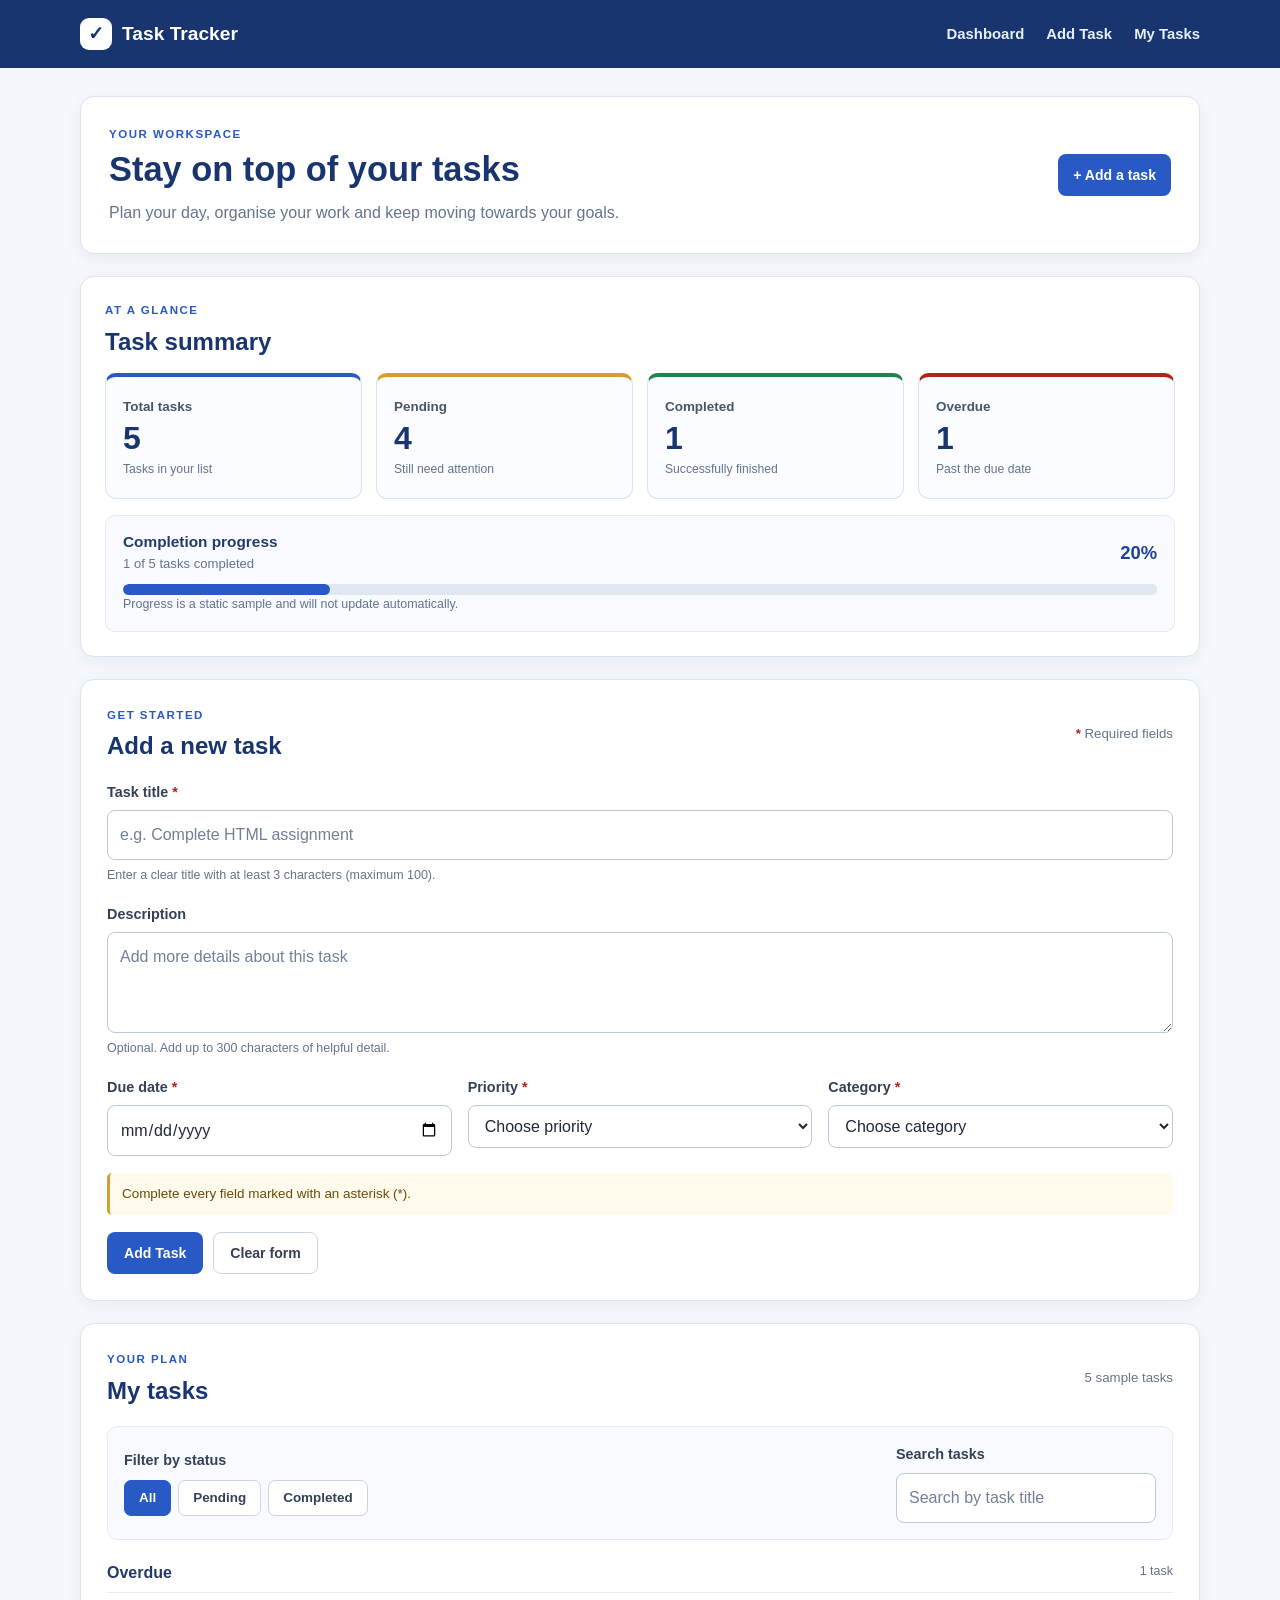
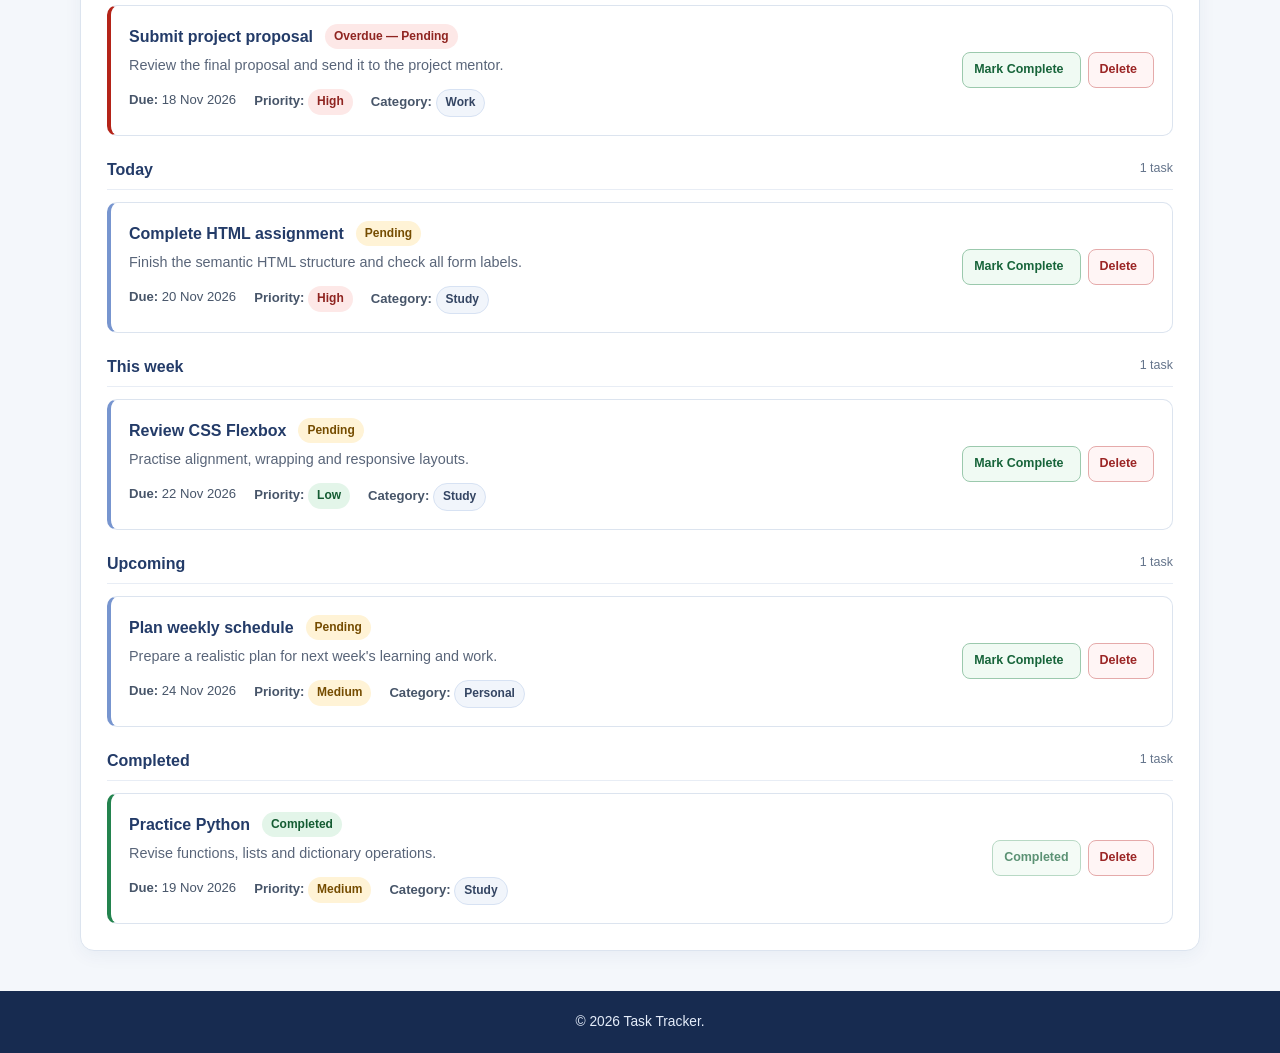
<file: Front_end/index.html>
<!DOCTYPE html>
<html lang="en">
<head>
  <meta charset="UTF-8">
  <meta name="viewport" content="width=device-width, initial-scale=1.0">
  <meta name="description" content="A responsive and accessible task tracker interface built with HTML and CSS.">
  <title>Task Tracker | My Workspace</title>
  <link rel="stylesheet" href="styles.css">
</head>
<body>
  <a class="skip-link" href="#main-content">Skip to main content</a>

  <header class="site-header">
    <div class="header-inner">
      <a class="brand" href="#dashboard" aria-label="Task Tracker home">
        <span class="brand-mark" aria-hidden="true">✓</span>
        <span>Task Tracker</span>
      </a>
      <nav aria-label="Main navigation">
        <ul class="nav-list">
          <li><a href="#dashboard">Dashboard</a></li>
          <li><a href="#add-task">Add Task</a></li>
          <li><a href="#task-list">My Tasks</a></li>
        </ul>
      </nav>
    </div>
  </header>

  <main id="main-content">
    <section class="welcome-panel" id="dashboard" aria-labelledby="page-title">
      <div>
        <p class="eyebrow">YOUR WORKSPACE</p>
        <h1 id="page-title">Stay on top of your tasks</h1>
        <p class="intro-text">Plan your day, organise your work and keep moving towards your goals.</p>
      </div>
      <a class="welcome-link" href="#add-task">+ Add a task</a>
    </section>

    <!-- Improvement 1: dashboard summary cards -->
    <section class="dashboard-section" aria-labelledby="summary-heading">
      <div class="section-heading compact-heading">
        <div>
          <p class="eyebrow">AT A GLANCE</p>
          <h2 id="summary-heading">Task summary</h2>
        </div>
        <p class="sample-note"></p>
      </div>

      <div class="summary-grid">
        <article class="summary-card summary-total">
          <span class="summary-label">Total tasks</span>
          <strong>5</strong>
          <span class="summary-caption">Tasks in your list</span>
        </article>
        <article class="summary-card summary-pending">
          <span class="summary-label">Pending</span>
          <strong>4</strong>
          <span class="summary-caption">Still need attention</span>
        </article>
        <article class="summary-card summary-completed">
          <span class="summary-label">Completed</span>
          <strong>1</strong>
          <span class="summary-caption">Successfully finished</span>
        </article>
        <article class="summary-card summary-overdue">
          <span class="summary-label">Overdue</span>
          <strong>1</strong>
          <span class="summary-caption">Past the due date</span>
        </article>
      </div>

      <div class="progress-panel">
        <div class="progress-copy">
          <div>
            <h3>Completion progress</h3>
            <p>1 of 5 tasks completed</p>
          </div>
          <strong>20%</strong>
        </div>
        <progress value="1" max="5" aria-label="Task completion progress">20%</progress>
        <p class="field-help">Progress is a static sample and will not update automatically.</p>
      </div>
    </section>

    <!-- Improvement 2 and 3: category selection and due-date organisation -->
    <section class="panel" id="add-task" aria-labelledby="add-task-heading">
      <div class="section-heading">
        <div>
          <p class="eyebrow">GET STARTED</p>
          <h2 id="add-task-heading">Add a new task</h2>
        </div>
        <p class="required-note"><span aria-hidden="true">*</span> Required fields</p>
      </div>

      <form class="task-form" action="#add-task" method="get">
        <div class="form-field">
          <label for="task-title">Task title <span aria-hidden="true">*</span></label>
          <input
            type="text"
            id="task-title"
            name="task-title"
            placeholder="e.g. Complete HTML assignment"
            minlength="3"
            maxlength="100"
            aria-describedby="title-help"
            required
          >
          <small class="field-help" id="title-help">Enter a clear title with at least 3 characters (maximum 100).</small>
        </div>

        <div class="form-field">
          <label for="task-description">Description</label>
          <textarea
            id="task-description"
            name="task-description"
            rows="3"
            maxlength="300"
            placeholder="Add more details about this task"
            aria-describedby="description-help"
          ></textarea>
          <small class="field-help" id="description-help">Optional. Add up to 300 characters of helpful detail.</small>
        </div>

        <div class="form-row">
          <div class="form-field">
            <label for="due-date">Due date <span aria-hidden="true">*</span></label>
            <input type="date" id="due-date" name="due-date" required>
          </div>
          <div class="form-field">
            <label for="priority">Priority <span aria-hidden="true">*</span></label>
            <select id="priority" name="priority" required>
              <option value="">Choose priority</option>
              <option value="low">Low</option>
              <option value="medium">Medium</option>
              <option value="high">High</option>
            </select>
          </div>
          <div class="form-field">
            <label for="category">Category <span aria-hidden="true">*</span></label>
            <select id="category" name="category" required>
              <option value="">Choose category</option>
              <option value="work">Work</option>
              <option value="personal">Personal</option>
              <option value="study">Study</option>
              <option value="shopping">Shopping</option>
              <option value="health">Health</option>
            </select>
          </div>
        </div>

        <p class="form-guidance" id="form-guidance">
          Complete every field marked with an asterisk (*).
        </p>
        <div class="form-actions">
          <button class="button button-primary" type="submit">Add Task</button>
          <button class="button button-quiet" type="reset">Clear form</button>
        </div>
      </form>
    </section>

    <section class="panel" id="task-list" aria-labelledby="task-list-heading">
      <div class="section-heading">
        <div>
          <p class="eyebrow">YOUR PLAN</p>
          <h2 id="task-list-heading">My tasks</h2>
        </div>
        <span class="task-total">5 sample tasks</span>
      </div>

      <div class="task-tools">
        <div class="filter-area">
          <span class="control-label" id="filter-label">Filter by status</span>
          <div class="filter-buttons" role="group" aria-labelledby="filter-label">
            <button class="filter-button active" type="button" aria-pressed="true">All</button>
            <button class="filter-button" type="button" aria-pressed="false">Pending</button>
            <button class="filter-button" type="button" aria-pressed="false">Completed</button>
          </div>
          <small class="field-help"></small>
        </div>
        <div class="search-field">
          <label for="task-search">Search tasks</label>
          <input type="search" id="task-search" name="task-search" placeholder="Search by task title">
        </div>
      </div>

      <div class="task-groups">
        <section class="task-group" aria-labelledby="overdue-heading">
          <div class="group-heading">
            <h3 id="overdue-heading">Overdue</h3>
            <span class="group-count">1 task</span>
          </div>
          <ul class="task-list">
            <li>
              <article class="task-card task-card-overdue">
                <div class="task-main">
                  <div class="task-title-row">
                    <h4>Submit project proposal</h4>
                    <span class="status status-overdue">Overdue — Pending</span>
                  </div>
                  <p class="task-description">Review the final proposal and send it to the project mentor.</p>
                  <div class="task-details">
                    <span><strong>Due:</strong> <time datetime="2026-11-18">18 Nov 2026</time></span>
                    <span><strong>Priority:</strong> <span class="priority priority-high">High</span></span>
                    <span><strong>Category:</strong> <span class="category-tag">Work</span></span>
                  </div>
                </div>
                <div class="task-actions" aria-label="Actions for Submit project proposal">
                  <button class="button button-small button-complete" type="button">Mark Complete <span class="ui-only"></span></button>
                  <button class="button button-small button-delete" type="button">Delete <span class="ui-only"></span></button>
                </div>
              </article>
            </li>
          </ul>
        </section>

        <section class="task-group" aria-labelledby="today-heading">
          <div class="group-heading">
            <h3 id="today-heading">Today</h3>
            <span class="group-count">1 task</span>
          </div>
          <ul class="task-list">
            <li>
              <article class="task-card">
                <div class="task-main">
                  <div class="task-title-row">
                    <h4>Complete HTML assignment</h4>
                    <span class="status status-pending">Pending</span>
                  </div>
                  <p class="task-description">Finish the semantic HTML structure and check all form labels.</p>
                  <div class="task-details">
                    <span><strong>Due:</strong> <time datetime="2026-11-20">20 Nov 2026</time></span>
                    <span><strong>Priority:</strong> <span class="priority priority-high">High</span></span>
                    <span><strong>Category:</strong> <span class="category-tag">Study</span></span>
                  </div>
                </div>
                <div class="task-actions" aria-label="Actions for Complete HTML assignment">
                  <button class="button button-small button-complete" type="button">Mark Complete <span class="ui-only"></span></button>
                  <button class="button button-small button-delete" type="button">Delete <span class="ui-only"></span></button>
                </div>
              </article>
            </li>
          </ul>
        </section>

        <section class="task-group" aria-labelledby="week-heading">
          <div class="group-heading">
            <h3 id="week-heading">This week</h3>
            <span class="group-count">1 task</span>
          </div>
          <ul class="task-list">
            <li>
              <article class="task-card">
                <div class="task-main">
                  <div class="task-title-row">
                    <h4>Review CSS Flexbox</h4>
                    <span class="status status-pending">Pending</span>
                  </div>
                  <p class="task-description">Practise alignment, wrapping and responsive layouts.</p>
                  <div class="task-details">
                    <span><strong>Due:</strong> <time datetime="2026-11-22">22 Nov 2026</time></span>
                    <span><strong>Priority:</strong> <span class="priority priority-low">Low</span></span>
                    <span><strong>Category:</strong> <span class="category-tag">Study</span></span>
                  </div>
                </div>
                <div class="task-actions" aria-label="Actions for Review CSS Flexbox">
                  <button class="button button-small button-complete" type="button">Mark Complete <span class="ui-only"></span></button>
                  <button class="button button-small button-delete" type="button">Delete <span class="ui-only"></span></button>
                </div>
              </article>
            </li>
          </ul>
        </section>

        <section class="task-group" aria-labelledby="upcoming-heading">
          <div class="group-heading">
            <h3 id="upcoming-heading">Upcoming</h3>
            <span class="group-count">1 task</span>
          </div>
          <ul class="task-list">
            <li>
              <article class="task-card">
                <div class="task-main">
                  <div class="task-title-row">
                    <h4>Plan weekly schedule</h4>
                    <span class="status status-pending">Pending</span>
                  </div>
                  <p class="task-description">Prepare a realistic plan for next week's learning and work.</p>
                  <div class="task-details">
                    <span><strong>Due:</strong> <time datetime="2026-11-24">24 Nov 2026</time></span>
                    <span><strong>Priority:</strong> <span class="priority priority-medium">Medium</span></span>
                    <span><strong>Category:</strong> <span class="category-tag">Personal</span></span>
                  </div>
                </div>
                <div class="task-actions" aria-label="Actions for Plan weekly schedule">
                  <button class="button button-small button-complete" type="button">Mark Complete <span class="ui-only"></span></button>
                  <button class="button button-small button-delete" type="button">Delete <span class="ui-only"></span></button>
                </div>
              </article>
            </li>
          </ul>
        </section>

        <section class="task-group" aria-labelledby="completed-heading">
          <div class="group-heading">
            <h3 id="completed-heading">Completed</h3>
            <span class="group-count">1 task</span>
          </div>
          <ul class="task-list">
            <li>
              <article class="task-card task-card-completed">
                <div class="task-main">
                  <div class="task-title-row">
                    <h4>Practice Python</h4>
                    <span class="status status-completed">Completed</span>
                  </div>
                  <p class="task-description">Revise functions, lists and dictionary operations.</p>
                  <div class="task-details">
                    <span><strong>Due:</strong> <time datetime="2026-11-19">19 Nov 2026</time></span>
                    <span><strong>Priority:</strong> <span class="priority priority-medium">Medium</span></span>
                    <span><strong>Category:</strong> <span class="category-tag">Study</span></span>
                  </div>
                </div>
                <div class="task-actions" aria-label="Actions for Practice Python">
                  <button class="button button-small button-complete" type="button" disabled aria-label="Practice Python is already completed">Completed</button>
                  <button class="button button-small button-delete" type="button">Delete <span class="ui-only"></span></button>
                </div>
              </article>
            </li>
          </ul>
        </section>
      </div>
    </section>

    <section class="empty-state" id="empty-state" aria-labelledby="empty-heading" hidden>
      <h2 id="empty-heading">No tasks to display</h2>
      <p>There are no tasks here yet. Add a task to get started.</p>
    </section>


  </main>

  <footer class="site-footer">
    <p>&copy; 2026 Task Tracker.</p>
  </footer>
</body>
</html>
</file>
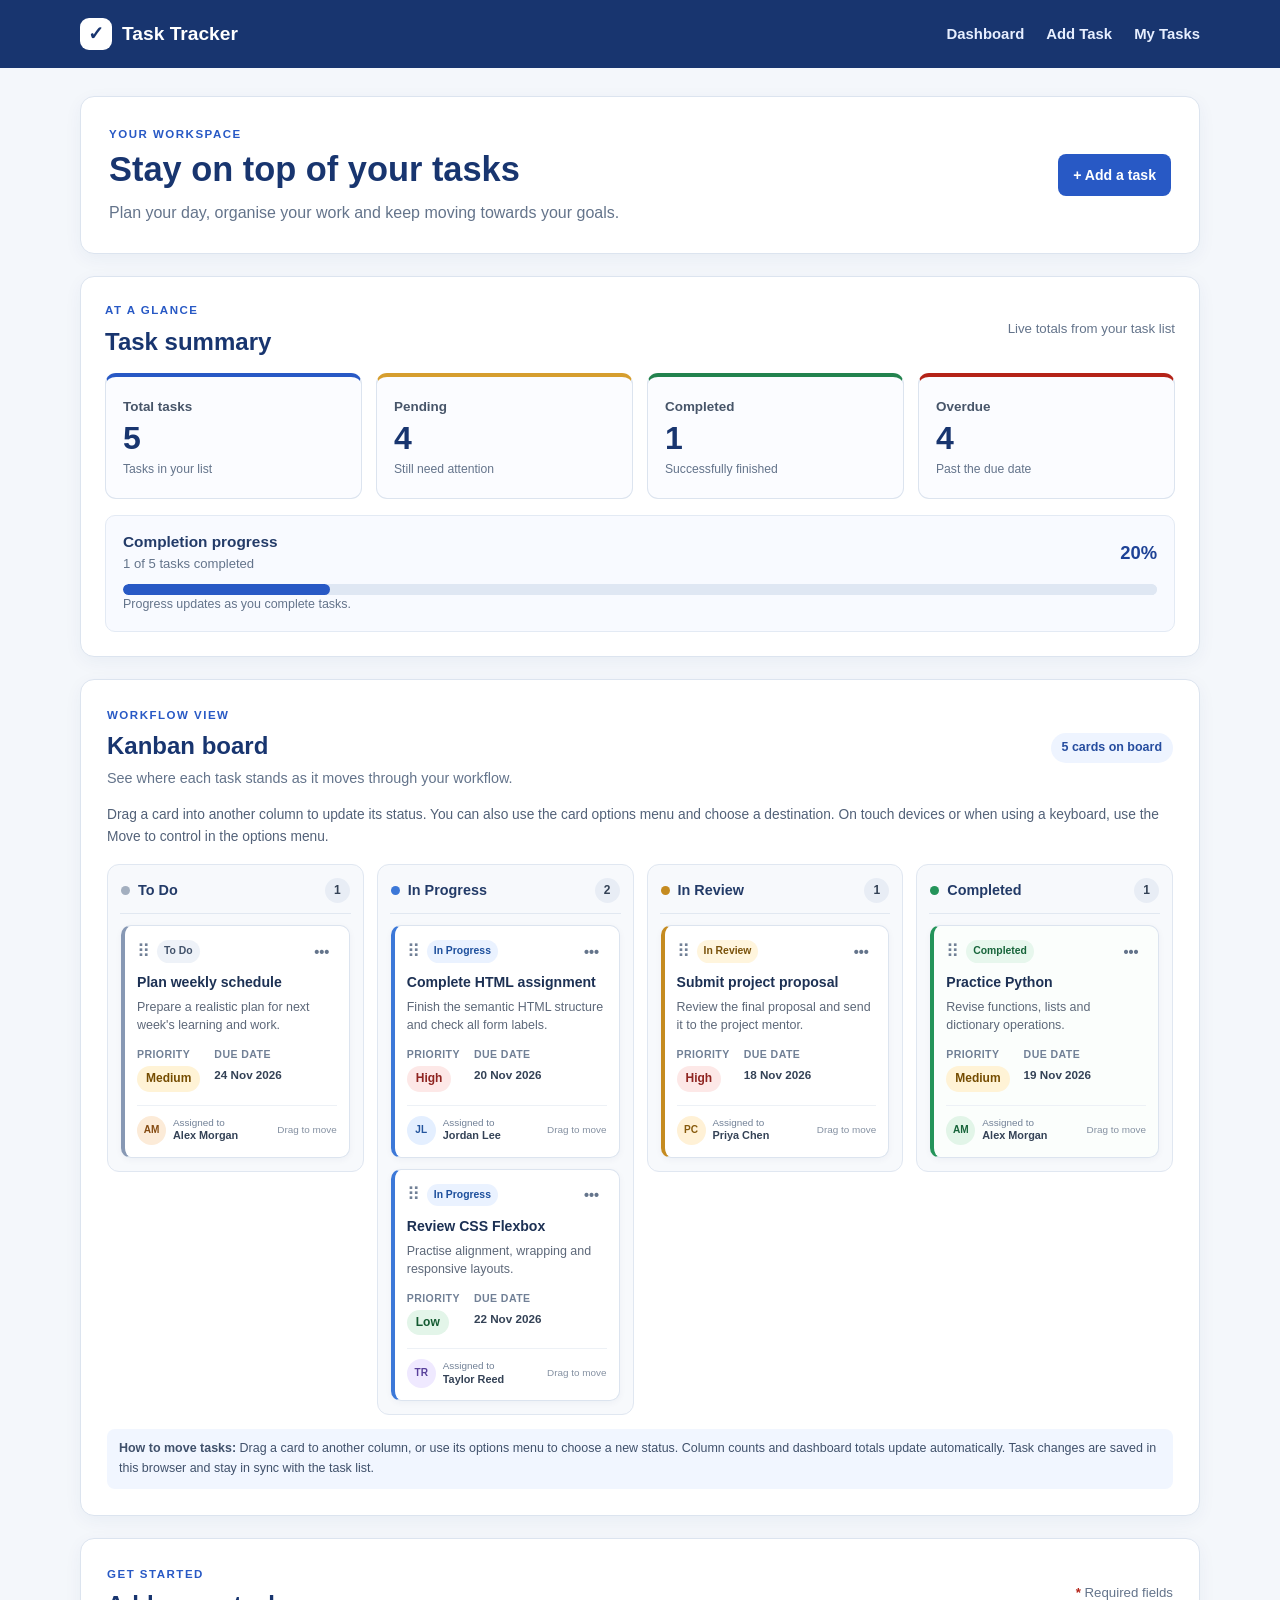
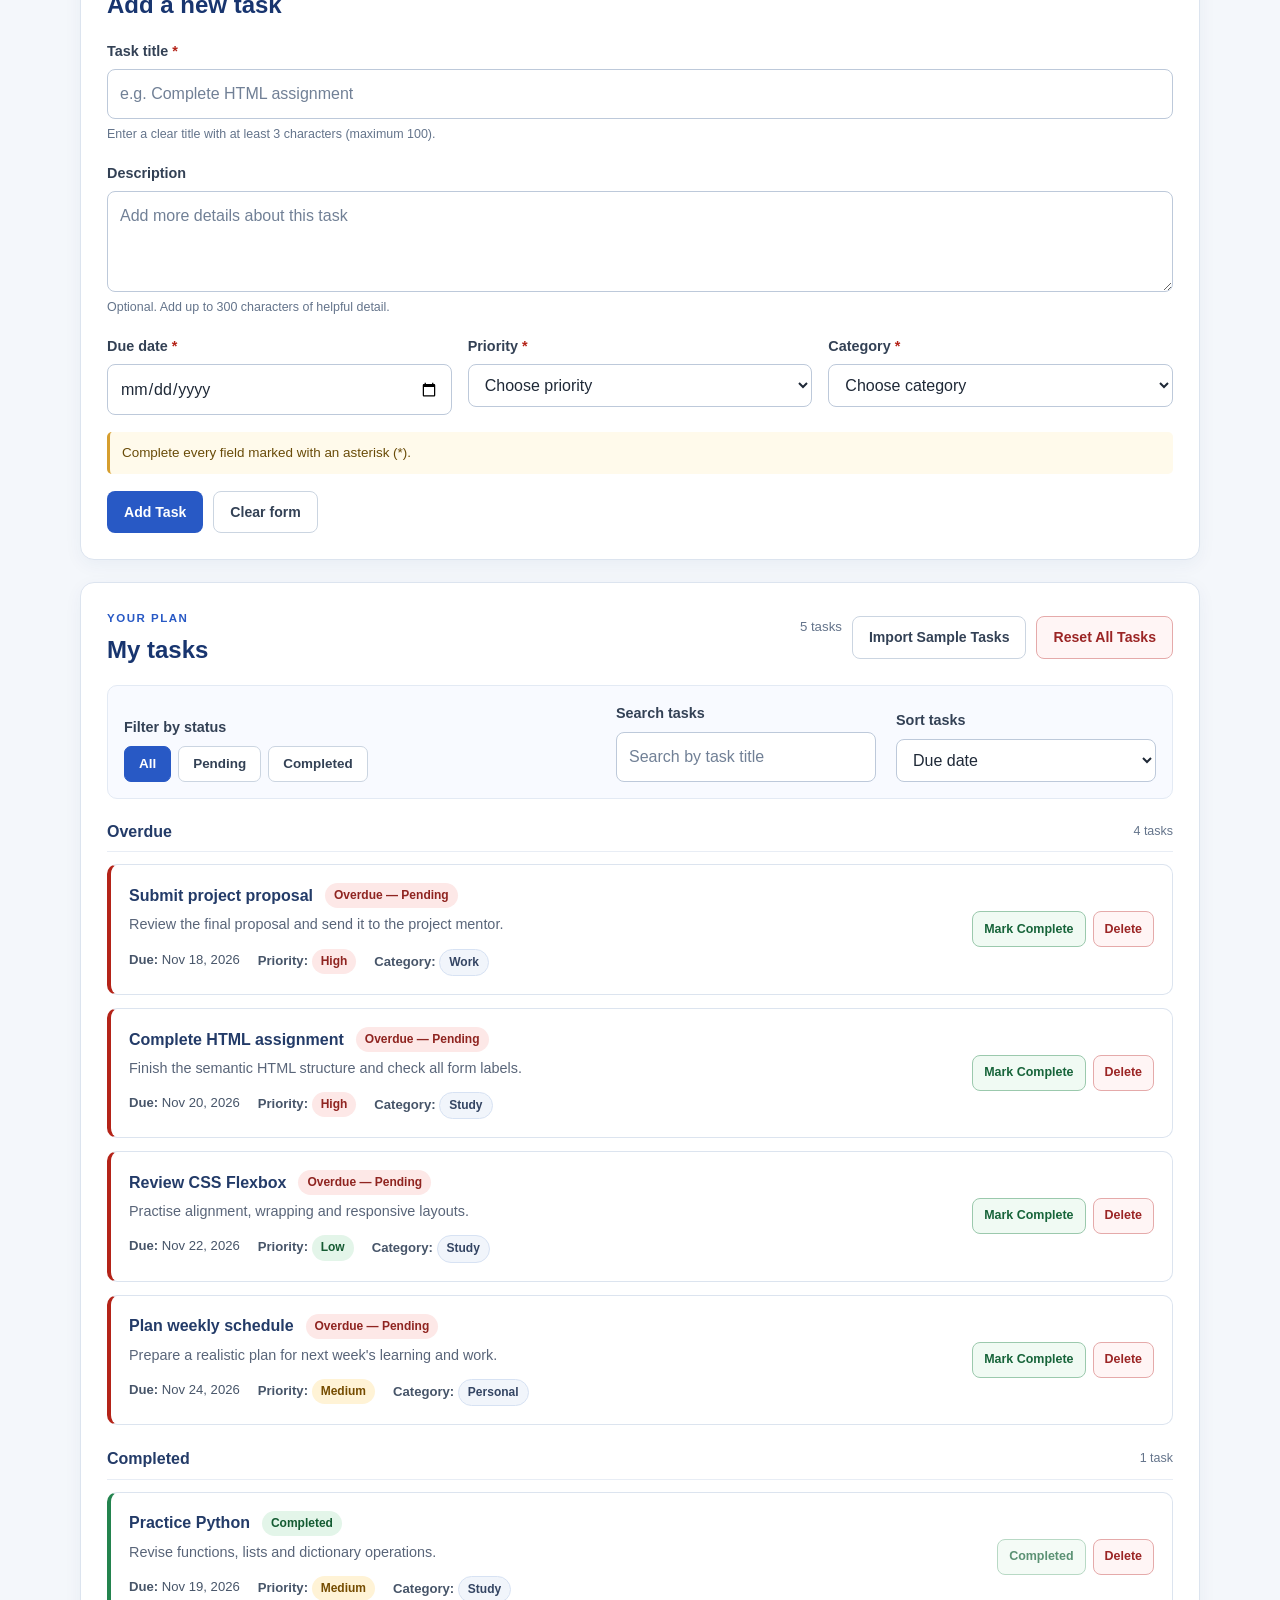
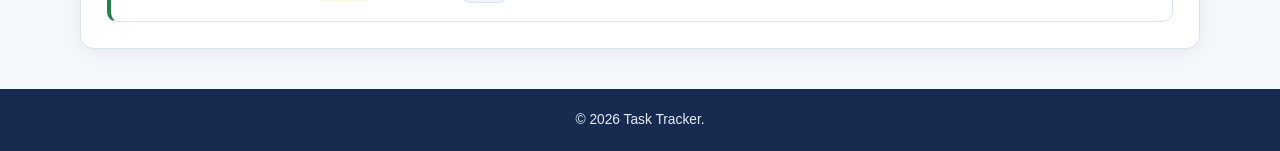
<file: Internship/Front_end/index.html>
<!DOCTYPE html>
<html lang="en">
<head>
  <meta charset="UTF-8">
  <meta name="viewport" content="width=device-width, initial-scale=1.0">
  <meta name="description" content="A responsive and accessible task tracker interface built with HTML and CSS.">
  <title>Task Tracker | My Workspace</title>
  <link rel="stylesheet" href="styles.css">
  <script src="kanban.js" defer></script>
  <script type="module" src="taskApp.js"></script>
</head>
<body>
  <a class="skip-link" href="#main-content">Skip to main content</a>

  <header class="site-header">
    <div class="header-inner">
      <a class="brand" href="#dashboard" aria-label="Task Tracker home">
        <span class="brand-mark" aria-hidden="true">✓</span>
        <span>Task Tracker</span>
      </a>
      <nav aria-label="Main navigation">
        <ul class="nav-list">
          <li><a href="#dashboard">Dashboard</a></li>
          <li><a href="#add-task">Add Task</a></li>
          <li><a href="#task-list">My Tasks</a></li>
        </ul>
      </nav>
    </div>
  </header>

  <main id="main-content">
    <section class="welcome-panel" id="dashboard" aria-labelledby="page-title">
      <div>
        <p class="eyebrow">YOUR WORKSPACE</p>
        <h1 id="page-title">Stay on top of your tasks</h1>
        <p class="intro-text">Plan your day, organise your work and keep moving towards your goals.</p>
      </div>
      <a class="welcome-link" href="#add-task">+ Add a task</a>
    </section>

    <!-- Dashboard summary cards -->
    <section class="dashboard-section" aria-labelledby="summary-heading">
      <div class="section-heading compact-heading">
        <div>
          <p class="eyebrow">AT A GLANCE</p>
          <h2 id="summary-heading">Task summary</h2>
        </div>
        <p class="sample-note">Live totals from your task list</p>
      </div>

      <div class="summary-grid">
        <article class="summary-card summary-total">
          <span class="summary-label">Total tasks</span>
          <strong>5</strong>
          <span class="summary-caption">Tasks in your list</span>
        </article>
        <article class="summary-card summary-pending">
          <span class="summary-label">Pending</span>
          <strong>4</strong>
          <span class="summary-caption">Still need attention</span>
        </article>
        <article class="summary-card summary-completed">
          <span class="summary-label">Completed</span>
          <strong>1</strong>
          <span class="summary-caption">Successfully finished</span>
        </article>
        <article class="summary-card summary-overdue">
          <span class="summary-label">Overdue</span>
          <strong>1</strong>
          <span class="summary-caption">Past the due date</span>
        </article>
      </div>

      <div class="progress-panel">
        <div class="progress-copy">
          <div>
            <h3>Completion progress</h3>
            <p>1 of 5 tasks completed</p>
          </div>
          <strong>20%</strong>
        </div>
        <progress value="1" max="5" aria-label="Task completion progress">20%</progress>
        <p class="field-help">Progress updates as you complete tasks.</p>
      </div>
    </section>

    <!-- Kanban board -->
    <section aria-labelledby="kanban-heading" class="panel kanban-panel" id="kanban-board">
      <div class="section-heading">
        <div>
          <p class="eyebrow">WORKFLOW VIEW</p>
          <h2 id="kanban-heading">Kanban board</h2>
          <p class="kanban-intro">
            See where each task stands as it moves through your workflow.
          </p>
        </div>
        <span class="task-total">5 sample cards</span>
      </div>

      <p class="kanban-help" id="kanban-help">
        Drag a card into another column to update its status. You can also use the card options menu and choose a destination. On touch devices or when using a keyboard, use the Move to control in the options menu.
      </p>

      <div aria-describedby="kanban-help" class="kanban-board">

        <!-- To Do column -->
        <section aria-labelledby="kanban-todo-heading" class="kanban-column column-todo" data-status="todo">
          <header class="kanban-column-header">
            <div class="kanban-column-title">
              <span aria-hidden="true" class="column-indicator"></span>
              <h3 id="kanban-todo-heading">To Do</h3>
            </div>
            <span aria-label="1 task" class="kanban-count" data-column-count="">1</span>
          </header>

          <ul class="kanban-card-list" data-drop-zone="">
            <li>
              <article class="kanban-card" data-status="todo" data-task-id="plan-weekly-schedule" draggable="true">
                <div class="kanban-card-top">
                  <span aria-hidden="true" class="drag-handle" title="Drag-ready card">⠿</span>
                  <span class="kanban-current-status">To Do</span>
                  <details class="card-menu">
                    <summary aria-label="More options for Plan weekly schedule" title="Task options">&bull;&bull;&bull;</summary>
                    <div aria-label="Task options" class="card-menu-panel">
                      <p class="menu-heading">Task options</p>
                      <button disabled="" type="button">
                        Edit task
                        <span>Not available yet</span>
                      </button>
                      <div class="menu-move-control">
                        <label for="move-task-plan-weekly-schedule">Move to status</label>
                        <select aria-label="Move Plan weekly schedule to status" class="menu-status-select" id="move-task-plan-weekly-schedule">
                          <option selected="" value="todo">To Do</option>
                          <option value="in-progress">In Progress</option>
                          <option value="in-review">In Review</option>
                          <option value="completed">Completed</option>
                        </select>
                        <button class="menu-move-button" type="button">Move task</button>
                      </div>
                      <button disabled="" type="button">
                        Delete task
                        <span>Not available yet</span>
                      </button>
                    </div>
                  </details>
                </div>
                <h4>Plan weekly schedule</h4>
                <p class="kanban-card-description">
                  Prepare a realistic plan for next week's learning and work.
                </p>
                <div class="kanban-card-meta">
                  <div>
                    <span class="meta-label">Priority</span>
                    <span class="priority priority-medium">Medium</span>
                  </div>
                  <div>
                    <span class="meta-label">Due date</span>
                    <time datetime="2026-11-24">24 Nov 2026</time>
                  </div>
                </div>
                <footer class="kanban-card-footer">
                  <div class="assignee">
                    <span aria-hidden="true" class="assignee-avatar">AM</span>
                    <span>
                      <small>Assigned to</small>
                      <strong>Alex Morgan</strong>
                    </span>
                  </div>
                  <span class="drag-hint">Drag to move</span>
                </footer>
              </article>
            </li>
          </ul>
        </section>

        <!-- In Progress column -->
        <section aria-labelledby="kanban-progress-heading" class="kanban-column column-progress" data-status="in-progress">
          <header class="kanban-column-header">
            <div class="kanban-column-title">
              <span aria-hidden="true" class="column-indicator"></span>
              <h3 id="kanban-progress-heading">In Progress</h3>
            </div>
            <span aria-label="2 tasks" class="kanban-count" data-column-count="">2</span>
          </header>

          <ul class="kanban-card-list" data-drop-zone="">
            <li>
              <article class="kanban-card" data-status="in-progress" data-task-id="complete-html-assignment" draggable="true">
                <div class="kanban-card-top">
                  <span aria-hidden="true" class="drag-handle" title="Drag-ready card">⠿</span>
                  <span class="kanban-current-status">In Progress</span>
                  <details class="card-menu">
                    <summary aria-label="More options for Complete HTML assignment" title="Task options">&bull;&bull;&bull;</summary>
                    <div aria-label="Task options" class="card-menu-panel">
                      <p class="menu-heading">Task options</p>
                      <button disabled="" type="button">
                        Edit task
                        <span>Not available yet</span>
                      </button>
                      <div class="menu-move-control">
                        <label for="move-task-complete-html-assignment">Move to status</label>
                        <select aria-label="Move Complete HTML assignment to status" class="menu-status-select" id="move-task-complete-html-assignment">
                          <option value="todo">To Do</option>
                          <option selected="" value="in-progress">In Progress</option>
                          <option value="in-review">In Review</option>
                          <option value="completed">Completed</option>
                        </select>
                        <button class="menu-move-button" type="button">Move task</button>
                      </div>
                      <button disabled="" type="button">
                        Delete task
                        <span>Not available yet</span>
                      </button>
                    </div>
                  </details>
                </div>
                <h4>Complete HTML assignment</h4>
                <p class="kanban-card-description">
                  Finish the semantic HTML structure and check all form labels.
                </p>
                <div class="kanban-card-meta">
                  <div>
                    <span class="meta-label">Priority</span>
                    <span class="priority priority-high">High</span>
                  </div>
                  <div>
                    <span class="meta-label">Due date</span>
                    <time datetime="2026-11-20">20 Nov 2026</time>
                  </div>
                </div>
                <footer class="kanban-card-footer">
                  <div class="assignee">
                    <span aria-hidden="true" class="assignee-avatar avatar-blue">JL</span>
                    <span>
                      <small>Assigned to</small>
                      <strong>Jordan Lee</strong>
                    </span>
                  </div>
                  <span class="drag-hint">Drag to move</span>
                </footer>
              </article>
            </li>

            <li>
              <article class="kanban-card" data-status="in-progress" data-task-id="review-css-flexbox" draggable="true">
                <div class="kanban-card-top">
                  <span aria-hidden="true" class="drag-handle" title="Drag-ready card">⠿</span>
                  <span class="kanban-current-status">In Progress</span>
                  <details class="card-menu">
                    <summary aria-label="More options for Review CSS Flexbox" title="Task options">&bull;&bull;&bull;</summary>
                    <div aria-label="Task options" class="card-menu-panel">
                      <p class="menu-heading">Task options</p>
                      <button disabled="" type="button">
                        Edit task
                        <span>Not available yet</span>
                      </button>
                      <div class="menu-move-control">
                        <label for="move-task-review-css-flexbox">Move to status</label>
                        <select aria-label="Move Review CSS Flexbox to status" class="menu-status-select" id="move-task-review-css-flexbox">
                          <option value="todo">To Do</option>
                          <option selected="" value="in-progress">In Progress</option>
                          <option value="in-review">In Review</option>
                          <option value="completed">Completed</option>
                        </select>
                        <button class="menu-move-button" type="button">Move task</button>
                      </div>
                      <button disabled="" type="button">
                        Delete task
                        <span>Not available yet</span>
                      </button>
                    </div>
                  </details>
                </div>
                <h4>Review CSS Flexbox</h4>
                <p class="kanban-card-description">
                  Practise alignment, wrapping and responsive layouts.
                </p>
                <div class="kanban-card-meta">
                  <div>
                    <span class="meta-label">Priority</span>
                    <span class="priority priority-low">Low</span>
                  </div>
                  <div>
                    <span class="meta-label">Due date</span>
                    <time datetime="2026-11-22">22 Nov 2026</time>
                  </div>
                </div>
                <footer class="kanban-card-footer">
                  <div class="assignee">
                    <span aria-hidden="true" class="assignee-avatar avatar-violet">TR</span>
                    <span>
                      <small>Assigned to</small>
                      <strong>Taylor Reed</strong>
                    </span>
                  </div>
                  <span class="drag-hint">Drag to move</span>
                </footer>
              </article>
            </li>
          </ul>
        </section>

        <!-- In Review column -->
        <section aria-labelledby="kanban-review-heading" class="kanban-column column-review" data-status="in-review">
          <header class="kanban-column-header">
            <div class="kanban-column-title">
              <span aria-hidden="true" class="column-indicator"></span>
              <h3 id="kanban-review-heading">In Review</h3>
            </div>
            <span aria-label="1 task" class="kanban-count" data-column-count="">1</span>
          </header>

          <ul class="kanban-card-list" data-drop-zone="">
            <li>
              <article class="kanban-card" data-status="in-review" data-task-id="submit-project-proposal" draggable="true">
                <div class="kanban-card-top">
                  <span aria-hidden="true" class="drag-handle" title="Drag-ready card">⠿</span>
                  <span class="kanban-current-status">In Review</span>
                  <details class="card-menu">
                    <summary aria-label="More options for Submit project proposal" title="Task options">&bull;&bull;&bull;</summary>
                    <div aria-label="Task options" class="card-menu-panel">
                      <p class="menu-heading">Task options</p>
                      <button disabled="" type="button">
                        Edit task
                        <span>Not available yet</span>
                      </button>
                      <div class="menu-move-control">
                        <label for="move-task-submit-project-proposal">Move to status</label>
                        <select aria-label="Move Submit project proposal to status" class="menu-status-select" id="move-task-submit-project-proposal">
                          <option value="todo">To Do</option>
                          <option value="in-progress">In Progress</option>
                          <option selected="" value="in-review">In Review</option>
                          <option value="completed">Completed</option>
                        </select>
                        <button class="menu-move-button" type="button">Move task</button>
                      </div>
                      <button disabled="" type="button">
                        Delete task
                        <span>Not available yet</span>
                      </button>
                    </div>
                  </details>
                </div>
                <h4>Submit project proposal</h4>
                <p class="kanban-card-description">
                  Review the final proposal and send it to the project mentor.
                </p>
                <div class="kanban-card-meta">
                  <div>
                    <span class="meta-label">Priority</span>
                    <span class="priority priority-high">High</span>
                  </div>
                  <div>
                    <span class="meta-label">Due date</span>
                    <time datetime="2026-11-18">18 Nov 2026</time>
                  </div>
                </div>
                <footer class="kanban-card-footer">
                  <div class="assignee">
                    <span aria-hidden="true" class="assignee-avatar avatar-amber">PC</span>
                    <span>
                      <small>Assigned to</small>
                      <strong>Priya Chen</strong>
                    </span>
                  </div>
                  <span class="drag-hint">Drag to move</span>
                </footer>
              </article>
            </li>
          </ul>
        </section>

        <!-- Completed column -->
        <section aria-labelledby="kanban-completed-heading" class="kanban-column column-completed" data-status="completed">
          <header class="kanban-column-header">
            <div class="kanban-column-title">
              <span aria-hidden="true" class="column-indicator"></span>
              <h3 id="kanban-completed-heading">Completed</h3>
            </div>
            <span aria-label="1 task" class="kanban-count" data-column-count="">1</span>
          </header>

          <ul class="kanban-card-list" data-drop-zone="">
            <li>
              <article class="kanban-card kanban-card-completed" data-status="completed" data-task-id="practice-python" draggable="true">
                <div class="kanban-card-top">
                  <span aria-hidden="true" class="drag-handle" title="Drag-ready card">⠿</span>
                  <span class="kanban-current-status">Completed</span>
                  <details class="card-menu">
                    <summary aria-label="More options for Practice Python" title="Task options">&bull;&bull;&bull;</summary>
                    <div aria-label="Task options" class="card-menu-panel">
                      <p class="menu-heading">Task options</p>
                      <button disabled="" type="button">
                        Edit task
                        <span>Not available yet</span>
                      </button>
                      <div class="menu-move-control">
                        <label for="move-task-practice-python">Move to status</label>
                        <select aria-label="Move Practice Python to status" class="menu-status-select" id="move-task-practice-python">
                          <option value="todo">To Do</option>
                          <option value="in-progress">In Progress</option>
                          <option value="in-review">In Review</option>
                          <option selected="" value="completed">Completed</option>
                        </select>
                        <button class="menu-move-button" type="button">Move task</button>
                      </div>
                      <button disabled="" type="button">
                        Delete task
                        <span>Not available yet</span>
                      </button>
                    </div>
                  </details>
                </div>
                <h4>Practice Python</h4>
                <p class="kanban-card-description">
                  Revise functions, lists and dictionary operations.
                </p>
                <div class="kanban-card-meta">
                  <div>
                    <span class="meta-label">Priority</span>
                    <span class="priority priority-medium">Medium</span>
                  </div>
                  <div>
                    <span class="meta-label">Due date</span>
                    <time datetime="2026-11-19">19 Nov 2026</time>
                  </div>
                </div>
                <footer class="kanban-card-footer">
                  <div class="assignee">
                    <span aria-hidden="true" class="assignee-avatar avatar-green">AM</span>
                    <span>
                      <small>Assigned to</small>
                      <strong>Alex Morgan</strong>
                    </span>
                  </div>
                  <span class="drag-hint">Drag to move</span>
                </footer>
              </article>
            </li>
          </ul>
        </section>
      </div>

      <p class="kanban-static-note">
        <strong>How to move tasks:</strong>
        Drag a card to another column, or use its options menu to choose a new status. Column counts and dashboard totals update automatically. Task changes are saved in this browser and stay in sync with the task list.
      </p>
      <p aria-atomic="true" aria-live="polite" class="visually-hidden" id="kanban-announcement"></p>
    </section>

    <!-- Add task form -->
    <section class="panel" id="add-task" aria-labelledby="add-task-heading">
      <div class="section-heading">
        <div>
          <p class="eyebrow">GET STARTED</p>
          <h2 id="add-task-heading">Add a new task</h2>
        </div>
        <p class="required-note"><span aria-hidden="true">*</span> Required fields</p>
      </div>

      <form class="task-form" action="#add-task" method="get">
        <div class="form-field">
          <label for="task-title">Task title <span aria-hidden="true">*</span></label>
          <input
            type="text"
            id="task-title"
            name="task-title"
            placeholder="e.g. Complete HTML assignment"
            minlength="3"
            maxlength="100"
            aria-describedby="title-help"
            required
          >
          <small class="field-help" id="title-help">Enter a clear title with at least 3 characters (maximum 100).</small>
        </div>

        <div class="form-field">
          <label for="task-description">Description</label>
          <textarea
            id="task-description"
            name="task-description"
            rows="3"
            maxlength="300"
            placeholder="Add more details about this task"
            aria-describedby="description-help"
          ></textarea>
          <small class="field-help" id="description-help">Optional. Add up to 300 characters of helpful detail.</small>
        </div>

        <div class="form-row">
          <div class="form-field">
            <label for="due-date">Due date <span aria-hidden="true">*</span></label>
            <input type="date" id="due-date" name="due-date" required>
          </div>
          <div class="form-field">
            <label for="priority">Priority <span aria-hidden="true">*</span></label>
            <select id="priority" name="priority" required>
              <option value="">Choose priority</option>
              <option value="low">Low</option>
              <option value="medium">Medium</option>
              <option value="high">High</option>
            </select>
          </div>
          <div class="form-field">
            <label for="category">Category <span aria-hidden="true">*</span></label>
            <select id="category" name="category" required>
              <option value="">Choose category</option>
              <option value="work">Work</option>
              <option value="personal">Personal</option>
              <option value="study">Study</option>
              <option value="shopping">Shopping</option>
              <option value="health">Health</option>
            </select>
          </div>
        </div>

        <p class="form-guidance" id="form-guidance" role="status" aria-live="polite">
          Complete every field marked with an asterisk (*).
        </p>

        <div class="form-actions">
          <button class="button button-primary" type="submit">Add Task</button>
          <button class="button button-quiet" type="reset">Clear form</button>
        </div>
      </form>
    </section>

    <!-- Task list -->
    <section class="panel" id="task-list" aria-labelledby="task-list-heading">
      <div class="section-heading">
        <div>
          <p class="eyebrow">YOUR PLAN</p>
          <h2 id="task-list-heading">My tasks</h2>
        </div>

        <div class="form-actions">
          <span class="task-total">5 sample tasks</span>
          <button class="button button-quiet" type="button" id="import-tasks">
            Import Sample Tasks
          </button>
          <button class="button button-delete" type="button" id="reset-tasks">
            Reset All Tasks
          </button>
        </div>
      </div>

      <p class="import-status" id="import-status" role="status" aria-live="polite" hidden></p>

      <div class="task-tools">
        <div class="filter-area">
          <span class="control-label" id="filter-label">Filter by status</span>
          <div class="filter-buttons" role="group" aria-labelledby="filter-label">
            <button class="filter-button active" data-filter="all" type="button" aria-pressed="true">All</button>
            <button class="filter-button" data-filter="pending" type="button" aria-pressed="false">Pending</button>
            <button class="filter-button" data-filter="completed" type="button" aria-pressed="false">Completed</button>
          </div>
        </div>

        <div class="search-field">
          <label for="task-search">Search tasks</label>
          <input type="search" id="task-search" name="task-search" placeholder="Search by task title">
        </div>

        <div class="search-field">
          <label for="task-sort">Sort tasks</label>
          <select id="task-sort" name="task-sort">
            <option value="dueDate">Due date</option>
            <option value="priority">Priority</option>
            <option value="title">Title</option>
          </select>
        </div>
      </div>

      <p class="visually-hidden" id="task-announcement" role="status" aria-live="polite" aria-atomic="true"></p>

      <div class="task-groups">
        <section class="task-group" data-task-group="overdue" aria-labelledby="overdue-heading">
          <div class="group-heading">
            <h3 id="overdue-heading">Overdue</h3>
            <span class="group-count">1 task</span>
          </div>
          <ul class="task-list">
            <li>
              <article class="task-card task-card-overdue">
                <div class="task-main">
                  <div class="task-title-row">
                    <h4>Submit project proposal</h4>
                    <span class="status status-overdue">Overdue — Pending</span>
                  </div>
                  <p class="task-description">Review the final proposal and send it to the project mentor.</p>
                  <div class="task-details">
                    <span><strong>Due:</strong> <time datetime="2026-11-18">18 Nov 2026</time></span>
                    <span><strong>Priority:</strong> <span class="priority priority-high">High</span></span>
                    <span><strong>Category:</strong> <span class="category-tag">Work</span></span>
                  </div>
                </div>
                <div class="task-actions" aria-label="Actions for Submit project proposal">
                  <button class="button button-small button-complete" type="button">Mark Complete <span class="ui-only"></span></button>
                  <button class="button button-small button-delete" type="button">Delete <span class="ui-only"></span></button>
                </div>
              </article>
            </li>
          </ul>
        </section>

        <section class="task-group" data-task-group="today" aria-labelledby="today-heading">
          <div class="group-heading">
            <h3 id="today-heading">Today</h3>
            <span class="group-count">1 task</span>
          </div>
          <ul class="task-list">
            <li>
              <article class="task-card">
                <div class="task-main">
                  <div class="task-title-row">
                    <h4>Complete HTML assignment</h4>
                    <span class="status status-pending">Pending</span>
                  </div>
                  <p class="task-description">Finish the semantic HTML structure and check all form labels.</p>
                  <div class="task-details">
                    <span><strong>Due:</strong> <time datetime="2026-11-20">20 Nov 2026</time></span>
                    <span><strong>Priority:</strong> <span class="priority priority-high">High</span></span>
                    <span><strong>Category:</strong> <span class="category-tag">Study</span></span>
                  </div>
                </div>
                <div class="task-actions" aria-label="Actions for Complete HTML assignment">
                  <button class="button button-small button-complete" type="button">Mark Complete <span class="ui-only"></span></button>
                  <button class="button button-small button-delete" type="button">Delete <span class="ui-only"></span></button>
                </div>
              </article>
            </li>
          </ul>
        </section>

        <section class="task-group" data-task-group="this-week" aria-labelledby="week-heading">
          <div class="group-heading">
            <h3 id="week-heading">This week</h3>
            <span class="group-count">1 task</span>
          </div>
          <ul class="task-list">
            <li>
              <article class="task-card">
                <div class="task-main">
                  <div class="task-title-row">
                    <h4>Review CSS Flexbox</h4>
                    <span class="status status-pending">Pending</span>
                  </div>
                  <p class="task-description">Practise alignment, wrapping and responsive layouts.</p>
                  <div class="task-details">
                    <span><strong>Due:</strong> <time datetime="2026-11-22">22 Nov 2026</time></span>
                    <span><strong>Priority:</strong> <span class="priority priority-low">Low</span></span>
                    <span><strong>Category:</strong> <span class="category-tag">Study</span></span>
                  </div>
                </div>
                <div class="task-actions" aria-label="Actions for Review CSS Flexbox">
                  <button class="button button-small button-complete" type="button">Mark Complete <span class="ui-only"></span></button>
                  <button class="button button-small button-delete" type="button">Delete <span class="ui-only"></span></button>
                </div>
              </article>
            </li>
          </ul>
        </section>

        <section class="task-group" data-task-group="upcoming" aria-labelledby="upcoming-heading">
          <div class="group-heading">
            <h3 id="upcoming-heading">Upcoming</h3>
            <span class="group-count">1 task</span>
          </div>
          <ul class="task-list">
            <li>
              <article class="task-card">
                <div class="task-main">
                  <div class="task-title-row">
                    <h4>Plan weekly schedule</h4>
                    <span class="status status-pending">Pending</span>
                  </div>
                  <p class="task-description">Prepare a realistic plan for next week's learning and work.</p>
                  <div class="task-details">
                    <span><strong>Due:</strong> <time datetime="2026-11-24">24 Nov 2026</time></span>
                    <span><strong>Priority:</strong> <span class="priority priority-medium">Medium</span></span>
                    <span><strong>Category:</strong> <span class="category-tag">Personal</span></span>
                  </div>
                </div>
                <div class="task-actions" aria-label="Actions for Plan weekly schedule">
                  <button class="button button-small button-complete" type="button">Mark Complete <span class="ui-only"></span></button>
                  <button class="button button-small button-delete" type="button">Delete <span class="ui-only"></span></button>
                </div>
              </article>
            </li>
          </ul>
        </section>

        <section class="task-group" data-task-group="completed" aria-labelledby="completed-heading">
          <div class="group-heading">
            <h3 id="completed-heading">Completed</h3>
            <span class="group-count">1 task</span>
          </div>
          <ul class="task-list">
            <li>
              <article class="task-card task-card-completed">
                <div class="task-main">
                  <div class="task-title-row">
                    <h4>Practice Python</h4>
                    <span class="status status-completed">Completed</span>
                  </div>
                  <p class="task-description">Revise functions, lists and dictionary operations.</p>
                  <div class="task-details">
                    <span><strong>Due:</strong> <time datetime="2026-11-19">19 Nov 2026</time></span>
                    <span><strong>Priority:</strong> <span class="priority priority-medium">Medium</span></span>
                    <span><strong>Category:</strong> <span class="category-tag">Study</span></span>
                  </div>
                </div>
                <div class="task-actions" aria-label="Actions for Practice Python">
                  <button class="button button-small button-complete" type="button" disabled aria-label="Practice Python is already completed">Completed</button>
                  <button class="button button-small button-delete" type="button">Delete <span class="ui-only"></span></button>
                </div>
              </article>
            </li>
          </ul>
        </section>
      </div>
    </section>

    <section class="empty-state" id="empty-state" aria-labelledby="empty-heading" hidden>
      <h2 id="empty-heading">No tasks to display</h2>
      <p>There are no tasks here yet. Add a task to get started.</p>
    </section>
  </main>

  <footer class="site-footer">
    <p>&copy; 2026 Task Tracker.</p>
  </footer>
</body>
</html>
</file>
<file: Front_end/styles.css>
/* Responsive Task Tracker - HTML/CSS training project */

/* 1. Base styles and design tokens */
* {
  box-sizing: border-box;
  margin: 0;
  padding: 0;
}

:root {
  font-family: Arial, Helvetica, sans-serif;
  color: #1f2937;
  background: #f4f7fb;
  --navy: #18356f;
  --blue: #2859c5;
  --blue-dark: #1e4296;
  --muted: #64748b;
  --border: #dce4ef;
  --surface: #ffffff;
}

html {
  scroll-behavior: smooth;
}

body {
  min-width: 320px;
  min-height: 100vh;
  line-height: 1.6;
  overflow-wrap: break-word;
}

button,
input,
textarea,
select {
  font: inherit;
}

button {
  cursor: pointer;
}

button:disabled {
  cursor: not-allowed;
  opacity: 0.7;
}

/* 2. Keyboard navigation and header */
.skip-link {
  position: absolute;
  top: 8px;
  left: 8px;
  z-index: 10;
  padding: 9px 13px;
  transform: translateY(-150%);
  border-radius: 7px;
  background: #ffffff;
  color: var(--navy);
  font-weight: 700;
}

.skip-link:focus {
  transform: translateY(0);
}

.site-header {
  padding: 18px 28px;
  background: var(--navy);
  color: #ffffff;
}

.header-inner {
  display: flex;
  width: min(100%, 1120px);
  align-items: center;
  justify-content: space-between;
  gap: 24px;
  margin: 0 auto;
}

.brand {
  display: inline-flex;
  align-items: center;
  gap: 10px;
  color: #ffffff;
  font-size: 1.2rem;
  font-weight: 700;
  text-decoration: none;
}

.brand-mark {
  display: grid;
  width: 32px;
  height: 32px;
  place-items: center;
  border-radius: 9px;
  background: #ffffff;
  color: var(--navy);
  font-weight: 800;
}

.nav-list {
  display: flex;
  flex-wrap: wrap;
  align-items: center;
  gap: 8px 22px;
  list-style: none;
}

.nav-list a {
  color: #e7efff;
  font-size: 0.93rem;
  font-weight: 600;
  text-decoration: none;
}

.nav-list a:hover {
  color: #ffffff;
  text-decoration: underline;
  text-underline-offset: 4px;
}

/* 3. Main layout, headings and welcome panel */
main {
  width: min(100% - 40px, 1120px);
  margin: 28px auto 40px;
}

.welcome-panel,
.panel,
.dashboard-section,
.empty-state {
  border: 1px solid var(--border);
  border-radius: 14px;
  background: var(--surface);
  box-shadow: 0 5px 18px rgba(24, 53, 111, 0.05);
}

.welcome-panel {
  display: flex;
  align-items: center;
  justify-content: space-between;
  gap: 24px;
  padding: 28px;
  margin-bottom: 22px;
}

.eyebrow {
  margin-bottom: 6px;
  color: var(--blue);
  font-size: 0.72rem;
  font-weight: 800;
  letter-spacing: 0.13em;
}

h1 {
  color: var(--navy);
  font-size: clamp(1.55rem, 3vw, 2.15rem);
  line-height: 1.2;
}

h2 {
  color: var(--navy);
  font-size: clamp(1.2rem, 2.2vw, 1.5rem);
  line-height: 1.3;
}

h3 {
  color: #233b68;
  font-size: 1.05rem;
  line-height: 1.35;
}

h4 {
  color: #233b68;
  font-size: 1rem;
  line-height: 1.35;
}

.intro-text {
  max-width: 620px;
  margin-top: 9px;
  color: var(--muted);
}

.welcome-link {
  flex: 0 0 auto;
  padding: 10px 15px;
  border-radius: 8px;
  background: var(--blue);
  color: #ffffff;
  font-size: 0.88rem;
  font-weight: 700;
  text-decoration: none;
}

.welcome-link:hover {
  background: var(--blue-dark);
}

/* 4. Improvement: summary dashboard and completion progress */
.dashboard-section {
  padding: 24px;
  margin-bottom: 22px;
}

.section-heading {
  display: flex;
  align-items: center;
  justify-content: space-between;
  gap: 16px;
  margin-bottom: 20px;
}

.compact-heading {
  margin-bottom: 16px;
}

.sample-note,
.task-total {
  color: var(--muted);
  font-size: 0.83rem;
}

.summary-grid {
  display: grid;
  grid-template-columns: repeat(4, minmax(0, 1fr));
  gap: 14px;
}

.summary-card {
  display: flex;
  min-width: 0;
  min-height: 126px;
  flex-direction: column;
  align-items: flex-start;
  justify-content: center;
  gap: 3px;
  padding: 17px;
  border: 1px solid var(--border);
  border-radius: 11px;
  background: #fbfcff;
}

.summary-label {
  color: #475569;
  font-size: 0.84rem;
  font-weight: 700;
}

.summary-card strong {
  color: var(--navy);
  font-size: 2rem;
  line-height: 1.15;
}

.summary-caption {
  color: var(--muted);
  font-size: 0.76rem;
}

.summary-pending {
  border-top: 4px solid #d69e2e;
}

.summary-completed {
  border-top: 4px solid #23834e;
}

.summary-overdue {
  border-top: 4px solid #b42318;
}

.summary-total {
  border-top: 4px solid var(--blue);
}

.progress-panel {
  padding: 16px 17px;
  margin-top: 16px;
  border: 1px solid #e3eaf4;
  border-radius: 10px;
  background: #f8faff;
}

.progress-copy {
  display: flex;
  align-items: center;
  justify-content: space-between;
  gap: 15px;
  margin-bottom: 10px;
}

.progress-copy h3 {
  font-size: 0.96rem;
}

.progress-copy p {
  color: var(--muted);
  font-size: 0.82rem;
}

.progress-copy > strong {
  color: var(--blue-dark);
  font-size: 1.15rem;
}

progress {
  display: block;
  width: 100%;
  height: 11px;
  overflow: hidden;
  border: 0;
  border-radius: 20px;
  background: #dfe7f3;
  accent-color: var(--blue);
}

progress::-webkit-progress-bar {
  border-radius: 20px;
  background: #dfe7f3;
}

progress::-webkit-progress-value {
  border-radius: 20px;
  background: var(--blue);
}

progress::-moz-progress-bar {
  border-radius: 20px;
  background: var(--blue);
}

/* 5. Form and native browser validation */
.panel {
  padding: 26px;
  margin-bottom: 22px;
}

.required-note {
  color: var(--muted);
  font-size: 0.83rem;
}

.required-note span,
.form-field label span {
  color: #b42318;
  font-weight: 700;
}

.task-form {
  display: flex;
  flex-direction: column;
  gap: 17px;
}

.form-field {
  display: flex;
  min-width: 0;
  flex-direction: column;
  gap: 6px;
}

.form-field label,
.search-field label,
.control-label {
  color: #334155;
  font-size: 0.9rem;
  font-weight: 700;
}

input[type="text"],
input[type="date"],
input[type="search"],
textarea,
select {
  width: 100%;
  min-width: 0;
  padding: 11px 12px;
  border: 1px solid #bdc9da;
  border-radius: 8px;
  background: #ffffff;
  color: #1f2937;
}

textarea {
  min-height: 96px;
  resize: vertical;
}

input::placeholder,
textarea::placeholder {
  color: #718096;
}

.form-row {
  display: flex;
  flex-wrap: wrap;
  gap: 16px;
}

.form-row > .form-field {
  flex: 1 1 200px;
}

.field-help {
  color: var(--muted);
  font-size: 0.78rem;
}

.form-guidance {
  padding: 10px 12px;
  border-left: 3px solid #d69e2e;
  border-radius: 5px;
  background: #fffaeb;
  color: #694b08;
  font-size: 0.84rem;
}

.form-actions {
  display: flex;
  flex-wrap: wrap;
  gap: 10px;
}

.button {
  display: inline-flex;
  min-height: 42px;
  align-items: center;
  justify-content: center;
  gap: 5px;
  padding: 9px 16px;
  border: 1px solid transparent;
  border-radius: 8px;
  font-size: 0.88rem;
  font-weight: 700;
  text-align: center;
}

.button-primary {
  background: var(--blue);
  color: #ffffff;
}

.button-primary:hover {
  background: var(--blue-dark);
}

.button-quiet {
  border-color: #cbd5e1;
  background: #ffffff;
  color: #334155;
}

.button-quiet:hover {
  background: #f1f5f9;
}

.button-small {
  min-height: 36px;
  padding: 7px 11px;
  font-size: 0.78rem;
}

.button-complete {
  border-color: #9bc9ad;
  background: #f0faf3;
  color: #17643a;
}

.button-delete {
  border-color: #e5aaaa;
  background: #fff5f5;
  color: #9b2525;
}

.button-complete:hover:not(:disabled) {
  background: #e0f3e6;
}

.button-delete:hover {
  background: #fee9e9;
}

.ui-only {
  font-size: 0.68rem;
  font-weight: 500;
}

/* 6. Task filters and search */
.task-tools {
  display: flex;
  align-items: flex-end;
  justify-content: space-between;
  gap: 20px;
  padding: 16px;
  margin-bottom: 22px;
  border: 1px solid #e3eaf4;
  border-radius: 10px;
  background: #f8faff;
}

.filter-area,
.search-field {
  display: flex;
  flex-direction: column;
  gap: 7px;
}

.filter-area {
  flex: 1 1 auto;
  min-width: 0;
}

.filter-buttons {
  display: flex;
  flex-wrap: wrap;
  gap: 7px;
}

.filter-button {
  min-height: 36px;
  padding: 6px 14px;
  border: 1px solid #cbd5e1;
  border-radius: 7px;
  background: #ffffff;
  color: #334155;
  font-size: 0.84rem;
  font-weight: 700;
}

.filter-button:hover {
  background: #eef4ff;
}

.filter-button.active {
  border-color: var(--blue);
  background: var(--blue);
  color: #ffffff;
}

.search-field {
  flex: 0 1 260px;
  min-width: 190px;
}

/* 7. Improvement: due-date groups and task categories */
.task-groups {
  display: flex;
  flex-direction: column;
  gap: 23px;
}

.task-group {
  min-width: 0;
}

.group-heading {
  display: flex;
  align-items: center;
  justify-content: space-between;
  gap: 12px;
  padding-bottom: 9px;
  margin-bottom: 12px;
  border-bottom: 1px solid #e8edf5;
}

.group-heading h3 {
  font-size: 1rem;
}

.group-count {
  color: var(--muted);
  font-size: 0.78rem;
}

.task-list {
  display: flex;
  flex-direction: column;
  gap: 13px;
  list-style: none;
}

.task-card {
  display: flex;
  align-items: center;
  justify-content: space-between;
  gap: 20px;
  padding: 18px;
  border: 1px solid #dce4ef;
  border-left: 4px solid #7795cf;
  border-radius: 10px;
  background: #ffffff;
}

.task-card-overdue {
  border-left-color: #b42318;
}

.task-card-completed {
  border-left-color: #23834e;
}

.task-main {
  flex: 1 1 auto;
  min-width: 0;
}

.task-title-row {
  display: flex;
  flex-wrap: wrap;
  align-items: center;
  gap: 9px 12px;
}

.task-description {
  margin-top: 5px;
  color: #596579;
  font-size: 0.9rem;
}

.task-details {
  display: flex;
  flex-wrap: wrap;
  gap: 8px 18px;
  margin-top: 12px;
  color: #475569;
  font-size: 0.82rem;
}

.status,
.priority,
.category-tag {
  display: inline-block;
  padding: 3px 9px;
  border-radius: 20px;
  font-size: 0.75rem;
  font-weight: 700;
  white-space: nowrap;
}

.status-pending {
  background: #fff3d6;
  color: #754c00;
}

.status-completed {
  background: #e3f5e9;
  color: #145b32;
}

.status-overdue {
  background: #fde8e7;
  color: #8f2420;
}

.priority-high {
  background: #fde8e7;
  color: #8f2420;
}

.priority-medium {
  background: #fff3d6;
  color: #754c00;
}

.priority-low {
  background: #e3f5e9;
  color: #145b32;
}

.category-tag {
  border: 1px solid #d7e2f3;
  background: #f1f5fb;
  color: #344563;
}

.task-actions {
  display: flex;
  flex: 0 0 auto;
  flex-wrap: wrap;
  gap: 7px;
}

/* 8. Empty state, notice and footer */
.empty-state {
  padding: 34px 20px;
  text-align: center;
}

.empty-state[hidden] {
  display: none;
}

.empty-state p {
  color: var(--muted);
}

.static-notice {
  padding: 12px 14px;
  border: 1px solid #d6e2f5;
  border-radius: 8px;
  background: #eef4ff;
  color: #344563;
  font-size: 0.84rem;
}

.site-footer {
  padding: 20px;
  background: #172b50;
  color: #e5edfa;
  font-size: 0.86rem;
  text-align: center;
}

/* 9. Visible keyboard focus */
a:focus-visible,
button:focus-visible,
input:focus-visible,
textarea:focus-visible,
select:focus-visible {
  outline: 3px solid #e09b22;
  outline-offset: 3px;
}

/* 10. Tablet layout */
@media (max-width: 900px) {
  .header-inner {
    align-items: flex-start;
    flex-direction: column;
    gap: 12px;
  }

  .summary-grid {
    grid-template-columns: repeat(2, minmax(0, 1fr));
  }

  .task-tools {
    align-items: stretch;
    flex-direction: column;
  }

  .search-field {
    width: 100%;
    flex-basis: auto;
  }
}

/* 11. Mobile layout */
@media (max-width: 600px) {
  .site-header {
    padding: 16px 18px;
  }

  .nav-list {
    gap: 7px 16px;
  }

  main {
    width: calc(100% - 24px);
    margin: 16px auto 28px;
  }

  .welcome-panel,
  .panel,
  .dashboard-section {
    padding: 18px;
    margin-bottom: 16px;
  }

  .welcome-panel {
    align-items: flex-start;
    flex-direction: column;
  }

  .welcome-link {
    width: 100%;
    text-align: center;
  }

  .summary-grid {
    gap: 10px;
  }

  .summary-card {
    min-height: 112px;
    padding: 12px;
  }

  .summary-card strong {
    font-size: 1.65rem;
  }

  .summary-caption {
    font-size: 0.71rem;
  }

  .section-heading {
    align-items: flex-start;
    flex-direction: column;
    gap: 7px;
  }

  .form-row {
    flex-direction: column;
  }

  .form-row > .form-field {
    flex: 0 1 auto;
  }

  .form-actions {
    flex-direction: column;
  }

  .form-actions .button {
    width: 100%;
  }

  .filter-buttons {
    display: grid;
    grid-template-columns: repeat(3, minmax(0, 1fr));
  }

  .filter-button {
    padding: 7px 5px;
  }

  .task-card {
    align-items: stretch;
    flex-direction: column;
    gap: 14px;
    padding: 15px;
  }

  .task-actions {
    display: grid;
    grid-template-columns: repeat(2, minmax(0, 1fr));
  }

  .button-small {
    padding: 7px 5px;
  }

  .ui-only {
    display: block;
  }

  .task-details {
    flex-direction: column;
    gap: 5px;
  }
}

/* Respect users who prefer reduced motion */
@media (prefers-reduced-motion: reduce) {
  html {
    scroll-behavior: auto;
  }

  *,
  *::before,
  *::after {
    transition-duration: 0.01ms !important;
    animation-duration: 0.01ms !important;
    animation-iteration-count: 1 !important;
  }
}
</file>
<file: Internship/Front_end/styles.css>
/* Responsive Task Tracker - HTML/CSS training project */

/* 1. Base styles and design tokens */
* {
  box-sizing: border-box;
  margin: 0;
  padding: 0;
}

:root {
  font-family: Arial, Helvetica, sans-serif;
  color: #1f2937;
  background: #f4f7fb;
  --navy: #18356f;
  --blue: #2859c5;
  --blue-dark: #1e4296;
  --muted: #64748b;
  --border: #dce4ef;
  --surface: #ffffff;
}

html {
  scroll-behavior: smooth;
}

body {
  min-width: 320px;
  min-height: 100vh;
  line-height: 1.6;
  overflow-wrap: break-word;
}

button,
input,
textarea,
select {
  font: inherit;
}

button {
  cursor: pointer;
}

button:disabled {
  cursor: not-allowed;
  opacity: 0.7;
}

/* 2. Keyboard navigation and header */
.skip-link {
  position: absolute;
  top: 8px;
  left: 8px;
  z-index: 10;
  padding: 9px 13px;
  transform: translateY(-150%);
  border-radius: 7px;
  background: #ffffff;
  color: var(--navy);
  font-weight: 700;
}

.skip-link:focus {
  transform: translateY(0);
}

.site-header {
  padding: 18px 28px;
  background: var(--navy);
  color: #ffffff;
}

.header-inner {
  display: flex;
  width: min(100%, 1120px);
  align-items: center;
  justify-content: space-between;
  gap: 24px;
  margin: 0 auto;
}

.brand {
  display: inline-flex;
  align-items: center;
  gap: 10px;
  color: #ffffff;
  font-size: 1.2rem;
  font-weight: 700;
  text-decoration: none;
}

.brand-mark {
  display: grid;
  width: 32px;
  height: 32px;
  place-items: center;
  border-radius: 9px;
  background: #ffffff;
  color: var(--navy);
  font-weight: 800;
}

.nav-list {
  display: flex;
  flex-wrap: wrap;
  align-items: center;
  gap: 8px 22px;
  list-style: none;
}

.nav-list a {
  color: #e7efff;
  font-size: 0.93rem;
  font-weight: 600;
  text-decoration: none;
}

.nav-list a:hover {
  color: #ffffff;
  text-decoration: underline;
  text-underline-offset: 4px;
}

/* 3. Main layout, headings and welcome panel */
main {
  width: min(100% - 40px, 1120px);
  margin: 28px auto 40px;
}

.welcome-panel,
.panel,
.dashboard-section,
.empty-state {
  border: 1px solid var(--border);
  border-radius: 14px;
  background: var(--surface);
  box-shadow: 0 5px 18px rgba(24, 53, 111, 0.05);
}

.welcome-panel {
  display: flex;
  align-items: center;
  justify-content: space-between;
  gap: 24px;
  padding: 28px;
  margin-bottom: 22px;
}

.eyebrow {
  margin-bottom: 6px;
  color: var(--blue);
  font-size: 0.72rem;
  font-weight: 800;
  letter-spacing: 0.13em;
}

h1 {
  color: var(--navy);
  font-size: clamp(1.55rem, 3vw, 2.15rem);
  line-height: 1.2;
}

h2 {
  color: var(--navy);
  font-size: clamp(1.2rem, 2.2vw, 1.5rem);
  line-height: 1.3;
}

h3 {
  color: #233b68;
  font-size: 1.05rem;
  line-height: 1.35;
}

h4 {
  color: #233b68;
  font-size: 1rem;
  line-height: 1.35;
}

.intro-text {
  max-width: 620px;
  margin-top: 9px;
  color: var(--muted);
}

.welcome-link {
  flex: 0 0 auto;
  padding: 10px 15px;
  border-radius: 8px;
  background: var(--blue);
  color: #ffffff;
  font-size: 0.88rem;
  font-weight: 700;
  text-decoration: none;
}

.welcome-link:hover {
  background: var(--blue-dark);
}

/* 4. Improvement: summary dashboard and completion progress */
.dashboard-section {
  padding: 24px;
  margin-bottom: 22px;
}

.section-heading {
  display: flex;
  align-items: center;
  justify-content: space-between;
  gap: 16px;
  margin-bottom: 20px;
}

.compact-heading {
  margin-bottom: 16px;
}

.sample-note,
.task-total {
  color: var(--muted);
  font-size: 0.83rem;
}

.summary-grid {
  display: grid;
  grid-template-columns: repeat(4, minmax(0, 1fr));
  gap: 14px;
}

.summary-card {
  display: flex;
  min-width: 0;
  min-height: 126px;
  flex-direction: column;
  align-items: flex-start;
  justify-content: center;
  gap: 3px;
  padding: 17px;
  border: 1px solid var(--border);
  border-radius: 11px;
  background: #fbfcff;
}

.summary-label {
  color: #475569;
  font-size: 0.84rem;
  font-weight: 700;
}

.summary-card strong {
  color: var(--navy);
  font-size: 2rem;
  line-height: 1.15;
}

.summary-caption {
  color: var(--muted);
  font-size: 0.76rem;
}

.summary-pending {
  border-top: 4px solid #d69e2e;
}

.summary-completed {
  border-top: 4px solid #23834e;
}

.summary-overdue {
  border-top: 4px solid #b42318;
}

.summary-total {
  border-top: 4px solid var(--blue);
}

.progress-panel {
  padding: 16px 17px;
  margin-top: 16px;
  border: 1px solid #e3eaf4;
  border-radius: 10px;
  background: #f8faff;
}

.progress-copy {
  display: flex;
  align-items: center;
  justify-content: space-between;
  gap: 15px;
  margin-bottom: 10px;
}

.progress-copy h3 {
  font-size: 0.96rem;
}

.progress-copy p {
  color: var(--muted);
  font-size: 0.82rem;
}

.progress-copy > strong {
  color: var(--blue-dark);
  font-size: 1.15rem;
}

progress {
  display: block;
  width: 100%;
  height: 11px;
  overflow: hidden;
  border: 0;
  border-radius: 20px;
  background: #dfe7f3;
  accent-color: var(--blue);
}

progress::-webkit-progress-bar {
  border-radius: 20px;
  background: #dfe7f3;
}

progress::-webkit-progress-value {
  border-radius: 20px;
  background: var(--blue);
}

progress::-moz-progress-bar {
  border-radius: 20px;
  background: var(--blue);
}

/* 5. Form and native browser validation */
.panel {
  padding: 26px;
  margin-bottom: 22px;
}

.required-note {
  color: var(--muted);
  font-size: 0.83rem;
}

.required-note span,
.form-field label span {
  color: #b42318;
  font-weight: 700;
}

.task-form {
  display: flex;
  flex-direction: column;
  gap: 17px;
}

.form-field {
  display: flex;
  min-width: 0;
  flex-direction: column;
  gap: 6px;
}

.form-field label,
.search-field label,
.control-label {
  color: #334155;
  font-size: 0.9rem;
  font-weight: 700;
}

input[type="text"],
input[type="date"],
input[type="search"],
textarea,
select {
  width: 100%;
  min-width: 0;
  padding: 11px 12px;
  border: 1px solid #bdc9da;
  border-radius: 8px;
  background: #ffffff;
  color: #1f2937;
}

textarea {
  min-height: 96px;
  resize: vertical;
}

input::placeholder,
textarea::placeholder {
  color: #718096;
}

.form-row {
  display: flex;
  flex-wrap: wrap;
  gap: 16px;
}

.form-row > .form-field {
  flex: 1 1 200px;
}

.field-help {
  color: var(--muted);
  font-size: 0.78rem;
}

.form-guidance {
  padding: 10px 12px;
  border-left: 3px solid #d69e2e;
  border-radius: 5px;
  background: #fffaeb;
  color: #694b08;
  font-size: 0.84rem;
}

.form-actions {
  display: flex;
  flex-wrap: wrap;
  gap: 10px;
}

.button {
  display: inline-flex;
  min-height: 42px;
  align-items: center;
  justify-content: center;
  gap: 5px;
  padding: 9px 16px;
  border: 1px solid transparent;
  border-radius: 8px;
  font-size: 0.88rem;
  font-weight: 700;
  text-align: center;
}

.button-primary {
  background: var(--blue);
  color: #ffffff;
}

.button-primary:hover {
  background: var(--blue-dark);
}

.button-quiet {
  border-color: #cbd5e1;
  background: #ffffff;
  color: #334155;
}

.button-quiet:hover {
  background: #f1f5f9;
}

.button-small {
  min-height: 36px;
  padding: 7px 11px;
  font-size: 0.78rem;
}

.button-complete {
  border-color: #9bc9ad;
  background: #f0faf3;
  color: #17643a;
}

.button-delete {
  border-color: #e5aaaa;
  background: #fff5f5;
  color: #9b2525;
}

.button-complete:hover:not(:disabled) {
  background: #e0f3e6;
}

.button-delete:hover {
  background: #fee9e9;
}

.ui-only {
  font-size: 0.68rem;
  font-weight: 500;
}

/* 6. Task filters and search */
.task-tools {
  display: flex;
  align-items: flex-end;
  justify-content: space-between;
  gap: 20px;
  padding: 16px;
  margin-bottom: 22px;
  border: 1px solid #e3eaf4;
  border-radius: 10px;
  background: #f8faff;
}

.filter-area,
.search-field {
  display: flex;
  flex-direction: column;
  gap: 7px;
}

.filter-area {
  flex: 1 1 auto;
  min-width: 0;
}

.filter-buttons {
  display: flex;
  flex-wrap: wrap;
  gap: 7px;
}

.filter-button {
  min-height: 36px;
  padding: 6px 14px;
  border: 1px solid #cbd5e1;
  border-radius: 7px;
  background: #ffffff;
  color: #334155;
  font-size: 0.84rem;
  font-weight: 700;
}

.filter-button:hover {
  background: #eef4ff;
}

.filter-button.active {
  border-color: var(--blue);
  background: var(--blue);
  color: #ffffff;
}

.search-field {
  flex: 0 1 260px;
  min-width: 190px;
}

/* 7. Improvement: due-date groups and task categories */
.task-groups {
  display: flex;
  flex-direction: column;
  gap: 23px;
}

.task-group {
  min-width: 0;
}

.task-group[hidden] {
  display: none;
}

.group-heading {
  display: flex;
  align-items: center;
  justify-content: space-between;
  gap: 12px;
  padding-bottom: 9px;
  margin-bottom: 12px;
  border-bottom: 1px solid #e8edf5;
}

.group-heading h3 {
  font-size: 1rem;
}

.group-count {
  color: var(--muted);
  font-size: 0.78rem;
}

.task-list {
  display: flex;
  flex-direction: column;
  gap: 13px;
  list-style: none;
}

.task-card {
  display: flex;
  align-items: center;
  justify-content: space-between;
  gap: 20px;
  padding: 18px;
  border: 1px solid #dce4ef;
  border-left: 4px solid #7795cf;
  border-radius: 10px;
  background: #ffffff;
}

.task-card-overdue {
  border-left-color: #b42318;
}

.task-card-completed {
  border-left-color: #23834e;
}

.task-main {
  flex: 1 1 auto;
  min-width: 0;
}

.task-title-row {
  display: flex;
  flex-wrap: wrap;
  align-items: center;
  gap: 9px 12px;
}

.task-description {
  margin-top: 5px;
  color: #596579;
  font-size: 0.9rem;
}

.task-details {
  display: flex;
  flex-wrap: wrap;
  gap: 8px 18px;
  margin-top: 12px;
  color: #475569;
  font-size: 0.82rem;
}

.status,
.priority,
.category-tag {
  display: inline-block;
  padding: 3px 9px;
  border-radius: 20px;
  font-size: 0.75rem;
  font-weight: 700;
  white-space: nowrap;
}

.status-pending {
  background: #fff3d6;
  color: #754c00;
}

.status-completed {
  background: #e3f5e9;
  color: #145b32;
}

.status-overdue {
  background: #fde8e7;
  color: #8f2420;
}

.priority-high {
  background: #fde8e7;
  color: #8f2420;
}

.priority-medium {
  background: #fff3d6;
  color: #754c00;
}

.priority-low {
  background: #e3f5e9;
  color: #145b32;
}

.category-tag {
  border: 1px solid #d7e2f3;
  background: #f1f5fb;
  color: #344563;
}

.task-actions {
  display: flex;
  flex: 0 0 auto;
  flex-wrap: wrap;
  gap: 7px;
}

/* 8. Empty state, notice and footer */
.empty-state {
  padding: 34px 20px;
  text-align: center;
}

.empty-state[hidden] {
  display: none;
}

.empty-state p {
  color: var(--muted);
}

.static-notice {
  padding: 12px 14px;
  border: 1px solid #d6e2f5;
  border-radius: 8px;
  background: #eef4ff;
  color: #344563;
  font-size: 0.84rem;
}

.site-footer {
  padding: 20px;
  background: #172b50;
  color: #e5edfa;
  font-size: 0.86rem;
  text-align: center;
}

/* 9. Visible keyboard focus */
a:focus-visible,
button:focus-visible,
input:focus-visible,
textarea:focus-visible,
select:focus-visible {
  outline: 3px solid #e09b22;
  outline-offset: 3px;
}

/* 10. Tablet layout */
@media (max-width: 900px) {
  .header-inner {
    align-items: flex-start;
    flex-direction: column;
    gap: 12px;
  }

  .summary-grid {
    grid-template-columns: repeat(2, minmax(0, 1fr));
  }

  .task-tools {
    align-items: stretch;
    flex-direction: column;
  }

  .search-field {
    width: 100%;
    flex-basis: auto;
  }
}

/* 11. Mobile layout */
@media (max-width: 600px) {
  .site-header {
    padding: 16px 18px;
  }

  .nav-list {
    gap: 7px 16px;
  }

  main {
    width: calc(100% - 24px);
    margin: 16px auto 28px;
  }

  .welcome-panel,
  .panel,
  .dashboard-section {
    padding: 18px;
    margin-bottom: 16px;
  }

  .welcome-panel {
    align-items: flex-start;
    flex-direction: column;
  }

  .welcome-link {
    width: 100%;
    text-align: center;
  }

  .summary-grid {
    gap: 10px;
  }

  .summary-card {
    min-height: 112px;
    padding: 12px;
  }

  .summary-card strong {
    font-size: 1.65rem;
  }

  .summary-caption {
    font-size: 0.71rem;
  }

  .section-heading {
    align-items: flex-start;
    flex-direction: column;
    gap: 7px;
  }

  .form-row {
    flex-direction: column;
  }

  .form-row > .form-field {
    flex: 0 1 auto;
  }

  .form-actions {
    flex-direction: column;
  }

  .form-actions .button {
    width: 100%;
  }

  .filter-buttons {
    display: grid;
    grid-template-columns: repeat(3, minmax(0, 1fr));
  }

  .filter-button {
    padding: 7px 5px;
  }

  .task-card {
    align-items: stretch;
    flex-direction: column;
    gap: 14px;
    padding: 15px;
  }

  .task-actions {
    display: grid;
    grid-template-columns: repeat(2, minmax(0, 1fr));
  }

  .button-small {
    padding: 7px 5px;
  }

  .ui-only {
    display: block;
  }

  .task-details {
    flex-direction: column;
    gap: 5px;
  }
}

/* Respect users who prefer reduced motion */
@media (prefers-reduced-motion: reduce) {
  html {
    scroll-behavior: auto;
  }

  *,
  *::before,
  *::after {
    transition-duration: 0.01ms !important;
    animation-duration: 0.01ms !important;
    animation-iteration-count: 1 !important;
  }
}

/* 12. Kanban board styles - added without changing existing sections */
.kanban-panel {
  overflow: visible;
}

.kanban-intro {
  margin-top: 6px;
  color: var(--muted);
  font-size: 0.9rem;
}

.kanban-help {
  margin: -6px 0 16px;
  color: #526178;
  font-size: 0.86rem;
}

.kanban-panel .task-total {
  flex: 0 0 auto;
  padding: 5px 11px;
  border-radius: 999px;
  background: #eef4ff;
  color: #264d9f;
  font-size: 0.78rem;
  font-weight: 700;
}

.kanban-board {
  display: grid;
  grid-template-columns: repeat(4, minmax(0, 1fr));
  align-items: start;
  gap: 13px;
}

.kanban-column {
  min-width: 0;
  padding: 12px;
  border: 1px solid #e0e7f1;
  border-radius: 12px;
  background: #f7f9fc;
  transition: background-color 0.16s ease, border-color 0.16s ease, box-shadow 0.16s ease;
}

.kanban-column-header {
  display: flex;
  align-items: center;
  justify-content: space-between;
  gap: 8px;
  padding: 1px 1px 10px;
  border-bottom: 1px solid #e1e8f1;
}

.kanban-column-title {
  display: flex;
  align-items: center;
  min-width: 0;
  gap: 8px;
}

.kanban-column-title h3 {
  font-size: 0.9rem;
}

.column-indicator {
  width: 9px;
  height: 9px;
  flex: 0 0 9px;
  border-radius: 50%;
  background: #a3afbf;
}

.column-progress .column-indicator {
  background: #3c78d8;
}

.column-review .column-indicator {
  background: #c58b20;
}

.column-completed .column-indicator {
  background: #24945a;
}

.kanban-count {
  display: inline-grid;
  min-width: 25px;
  height: 25px;
  place-items: center;
  padding: 0 6px;
  border-radius: 999px;
  background: #e8edf5;
  color: #334155;
  font-size: 0.75rem;
  font-weight: 800;
}

.kanban-card-list {
  display: flex;
  min-height: 125px;
  flex-direction: column;
  gap: 11px;
  padding: 11px 1px 1px;
  border-radius: 9px;
  list-style: none;
  transition: background-color 0.16s ease, outline-color 0.16s ease;
}

.kanban-card-list > li {
  min-width: 0;
}

.kanban-card {
  position: relative;
  min-width: 0;
  padding: 12px;
  border: 1px solid #dce4ef;
  border-left: 4px solid #96a9c7;
  border-radius: 10px;
  background: #ffffff;
  box-shadow: 0 2px 7px rgba(28, 48, 82, 0.045);
  cursor: grab;
  transition: opacity 0.15s ease, transform 0.15s ease, box-shadow 0.15s ease, border-color 0.15s ease;
}

.kanban-card:hover {
  border-color: #adc0df;
  box-shadow: 0 5px 13px rgba(28, 48, 82, 0.09);
}

.kanban-card:active {
  cursor: grabbing;
}

.column-todo .kanban-card {
  border-left-color: #8798b4;
}

.column-progress .kanban-card {
  border-left-color: #3c78d8;
}

.column-review .kanban-card {
  border-left-color: #c58b20;
}

.column-completed .kanban-card {
  border-left-color: #24945a;
}

.kanban-card.kanban-card-completed {
  background: #fbfefc;
}

.kanban-card-top {
  display: flex;
  min-height: 27px;
  align-items: center;
  gap: 7px;
  margin-bottom: 8px;
}

.drag-handle {
  color: #718096;
  font-size: 1.1rem;
  line-height: 1;
  cursor: grab;
  user-select: none;
}

.kanban-current-status {
  display: inline-block;
  max-width: calc(100% - 55px);
  overflow: hidden;
  padding: 3px 7px;
  border-radius: 999px;
  background: #eef2f8;
  color: #43536b;
  font-size: 0.65rem;
  font-weight: 800;
  text-overflow: ellipsis;
  white-space: nowrap;
}

.column-progress .kanban-current-status {
  background: #eaf2ff;
  color: #1d4f9c;
}

.column-review .kanban-current-status {
  background: #fff5dd;
  color: #79520b;
}

.column-completed .kanban-current-status {
  background: #e7f7ed;
  color: #17643a;
}

.kanban-card h4 {
  color: #1d3154;
  font-size: 0.88rem;
  line-height: 1.35;
}

.kanban-card-description {
  margin-top: 6px;
  color: #5d6879;
  font-size: 0.78rem;
  line-height: 1.45;
}

.kanban-card-meta {
  display: flex;
  flex-wrap: wrap;
  gap: 10px 14px;
  margin-top: 12px;
}

.kanban-card-meta > div {
  display: flex;
  flex-direction: column;
  align-items: flex-start;
  gap: 3px;
  color: #344256;
  font-size: 0.73rem;
}

.meta-label {
  color: #718096;
  font-size: 0.66rem;
  font-weight: 700;
  letter-spacing: 0.04em;
  text-transform: uppercase;
}

.kanban-card-meta time {
  font-weight: 700;
}

.kanban-card-footer {
  display: flex;
  align-items: center;
  justify-content: space-between;
  gap: 8px;
  margin-top: 13px;
  padding-top: 10px;
  border-top: 1px solid #edf1f6;
}

.assignee {
  display: flex;
  min-width: 0;
  align-items: center;
  gap: 7px;
}

.assignee-avatar {
  display: inline-grid;
  width: 29px;
  height: 29px;
  flex: 0 0 29px;
  place-items: center;
  border-radius: 50%;
  background: #fcebd8;
  color: #854b12;
  font-size: 0.63rem;
  font-weight: 800;
}

.avatar-blue {
  background: #e4efff;
  color: #24559e;
}

.avatar-violet {
  background: #efe9ff;
  color: #59419b;
}

.avatar-amber {
  background: #fff1d6;
  color: #875a0c;
}

.avatar-green {
  background: #e2f5e8;
  color: #17643a;
}

.assignee > span:last-child {
  display: flex;
  min-width: 0;
  flex-direction: column;
  line-height: 1.25;
}

.assignee small {
  color: #718096;
  font-size: 0.62rem;
}

.assignee strong {
  overflow: hidden;
  color: #344256;
  font-size: 0.68rem;
  text-overflow: ellipsis;
  white-space: nowrap;
}

.drag-hint {
  color: #8591a2;
  font-size: 0.62rem;
  white-space: nowrap;
}

.card-menu {
  position: relative;
  z-index: 3;
  margin-left: auto;
}

.card-menu summary {
  display: grid;
  width: 30px;
  height: 27px;
  place-items: center;
  border-radius: 6px;
  color: #64748b;
  font-size: 0.9rem;
  font-weight: 800;
  line-height: 1;
  cursor: pointer;
  list-style: none;
}

.card-menu summary::-webkit-details-marker {
  display: none;
}

.card-menu summary:hover,
.card-menu[open] summary {
  background: #edf2fa;
  color: #18356f;
}

.card-menu summary:focus-visible {
  outline: 3px solid #e09b22;
  outline-offset: 2px;
}

.card-menu-panel {
  position: absolute;
  top: calc(100% + 5px);
  right: 0;
  z-index: 20;
  width: 190px;
  padding: 10px;
  border: 1px solid #dce4ef;
  border-radius: 9px;
  background: #ffffff;
  box-shadow: 0 10px 25px rgba(15, 30, 55, 0.16);
}

.menu-heading {
  margin-bottom: 7px;
  color: #334155;
  font-size: 0.75rem;
  font-weight: 800;
}

.card-menu-panel > button {
  display: flex;
  width: 100%;
  justify-content: space-between;
  gap: 7px;
  padding: 7px 5px;
  border: 0;
  background: transparent;
  color: #64748b;
  font-size: 0.72rem;
  text-align: left;
}

.card-menu-panel > button span {
  font-size: 0.58rem;
}

.card-menu-panel > button:disabled {
  cursor: not-allowed;
  opacity: 0.7;
}

.menu-move-control {
  display: grid;
  gap: 5px;
  padding: 6px 0 8px;
  border-top: 1px solid #edf1f6;
  border-bottom: 1px solid #edf1f6;
}

.menu-move-control label {
  color: #334155;
  font-size: 0.68rem;
  font-weight: 700;
}

.menu-move-control select {
  width: 100%;
  min-width: 0;
  padding: 7px 8px;
  border: 1px solid #cbd5e1;
  border-radius: 6px;
  background: #ffffff;
  color: #26364d;
  font-size: 0.7rem;
}

.menu-move-button {
  min-height: 31px;
  padding: 5px 8px;
  border: 0;
  border-radius: 6px;
  background: var(--blue);
  color: #ffffff;
  font-size: 0.7rem;
  font-weight: 700;
}

.menu-move-button:hover {
  background: var(--blue-dark);
}

.kanban-column.is-drag-over {
  border-color: #3974d3;
  background: #edf4ff;
  box-shadow: 0 0 0 2px rgba(57, 116, 211, 0.12);
}

.kanban-column.is-drag-over .kanban-card-list {
  background: rgba(255, 255, 255, 0.58);
  outline: 2px dashed #79a2e5;
  outline-offset: -2px;
}

.kanban-card.is-dragging {
  border: 2px dashed var(--blue);
  box-shadow: 0 10px 24px rgba(40, 89, 197, 0.18);
  opacity: 0.38;
  transform: scale(0.97) rotate(-1deg);
  cursor: grabbing;
}

.kanban-card.is-drop-target {
  outline: 2px solid #3974d3;
  outline-offset: 3px;
}

.kanban-static-note {
  margin-top: 14px;
  padding: 10px 12px;
  border-radius: 8px;
  background: #f1f6ff;
  color: #40516b;
  font-size: 0.78rem;
}

.kanban-panel .visually-hidden {
  position: absolute !important;
  width: 1px !important;
  height: 1px !important;
  overflow: hidden !important;
  clip: rect(0, 0, 0, 0) !important;
  white-space: nowrap !important;
  border: 0 !important;
}

/* Kanban layout adjustments only */
@media (max-width: 1000px) {
  .kanban-board {
    grid-template-columns: repeat(2, minmax(0, 1fr));
  }
}

@media (max-width: 600px) {
  .kanban-board {
    grid-template-columns: minmax(0, 1fr);
  }

  .kanban-column {
    padding: 13px;
  }

  .kanban-card-list {
    min-height: 90px;
  }

  .kanban-card-meta {
    gap: 8px 18px;
  }

  .kanban-panel .task-total {
    align-self: flex-start;
  }

  .card-menu-panel {
    width: min(210px, calc(100vw - 70px));
  }
}

@media (prefers-reduced-motion: reduce) {
  .kanban-card,
  .kanban-column,
  .kanban-card-list {
    transition: none;
  }
}

/* 13. JSON Import feedback states */
.import-status {
  padding: 10px 14px;
  margin-bottom: 16px;
  border-left: 4px solid var(--blue);
  border-radius: 6px;
  background: #eef4ff;
  color: #1e4296;
  font-size: 0.86rem;
  font-weight: 600;
}

.import-status.is-loading {
  border-left-color: #d69e2e;
  background: #fffaeb;
  color: #694b08;
}

.import-status.is-success {
  border-left-color: #23834e;
  background: #e3f5e9;
  color: #145b32;
}

.import-status.is-error {
  border-left-color: #b42318;
  background: #fde8e7;
  color: #8f2420;
}
</file>
